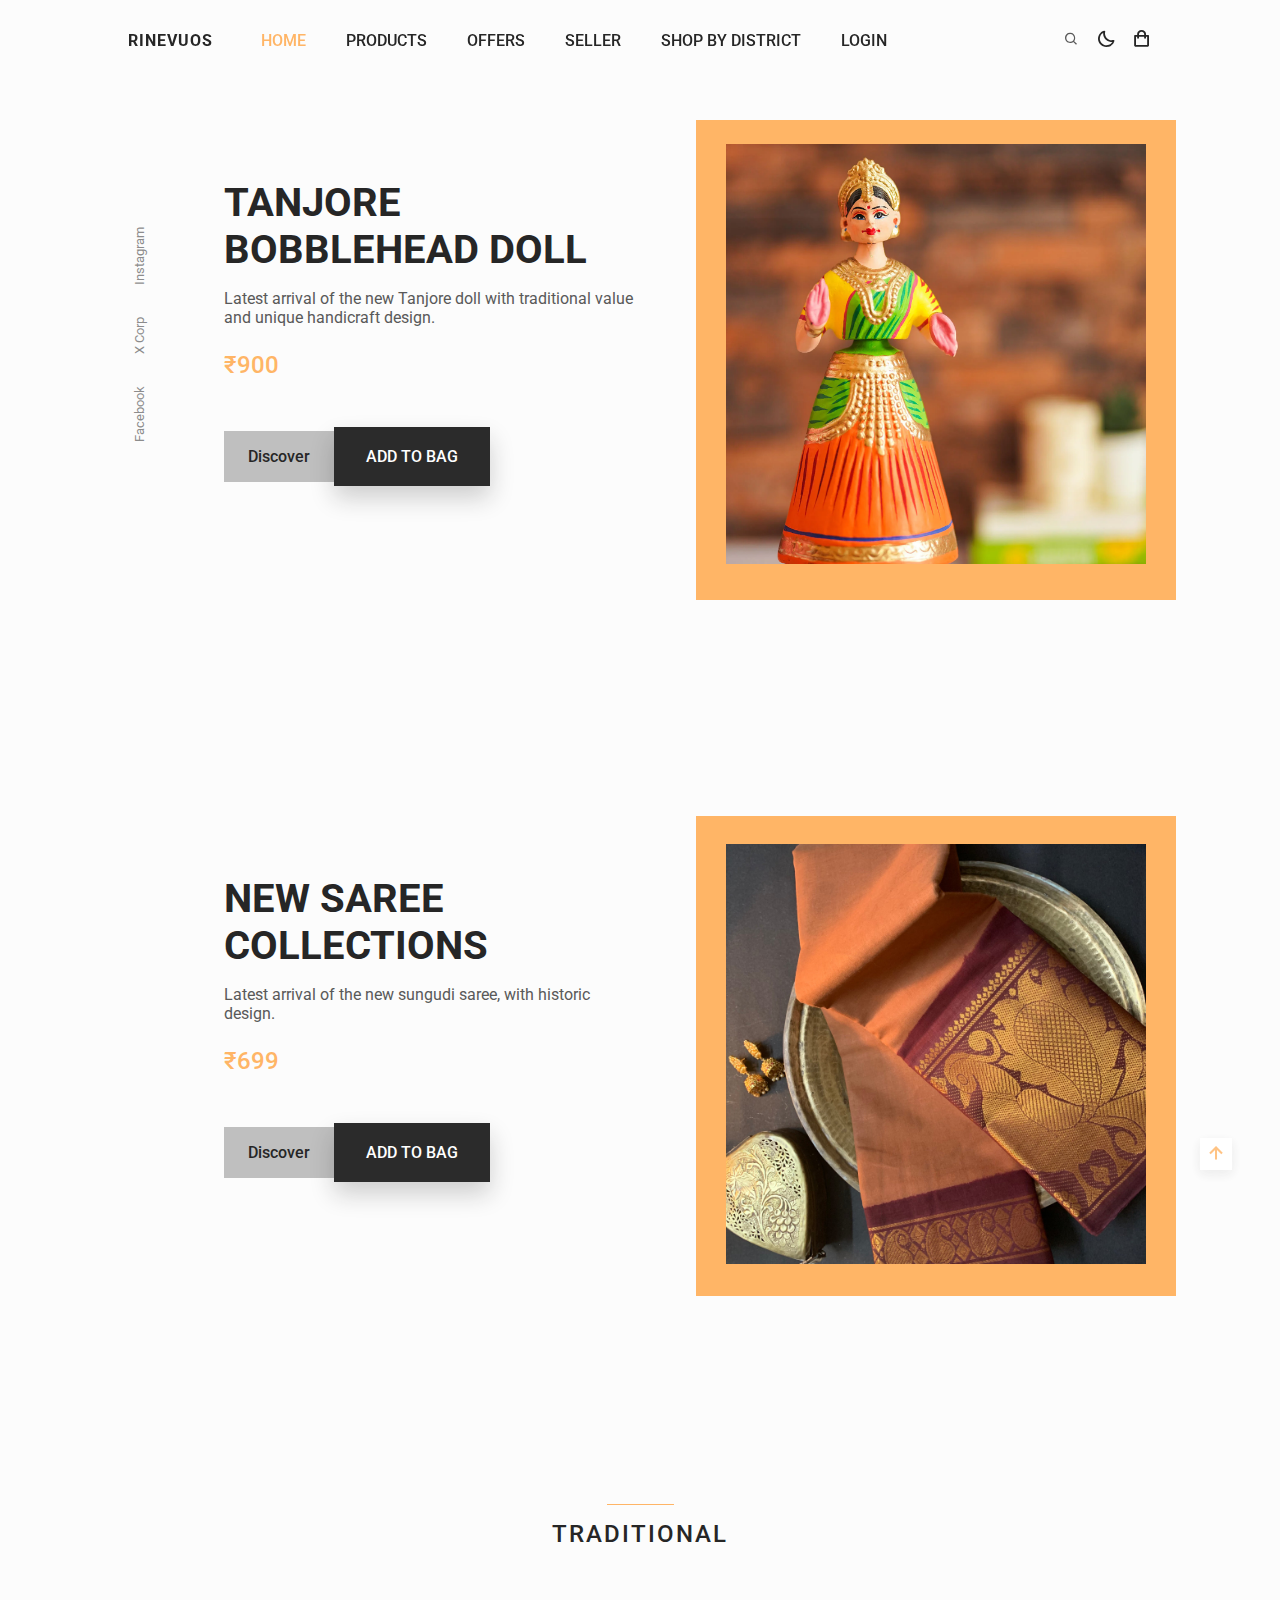
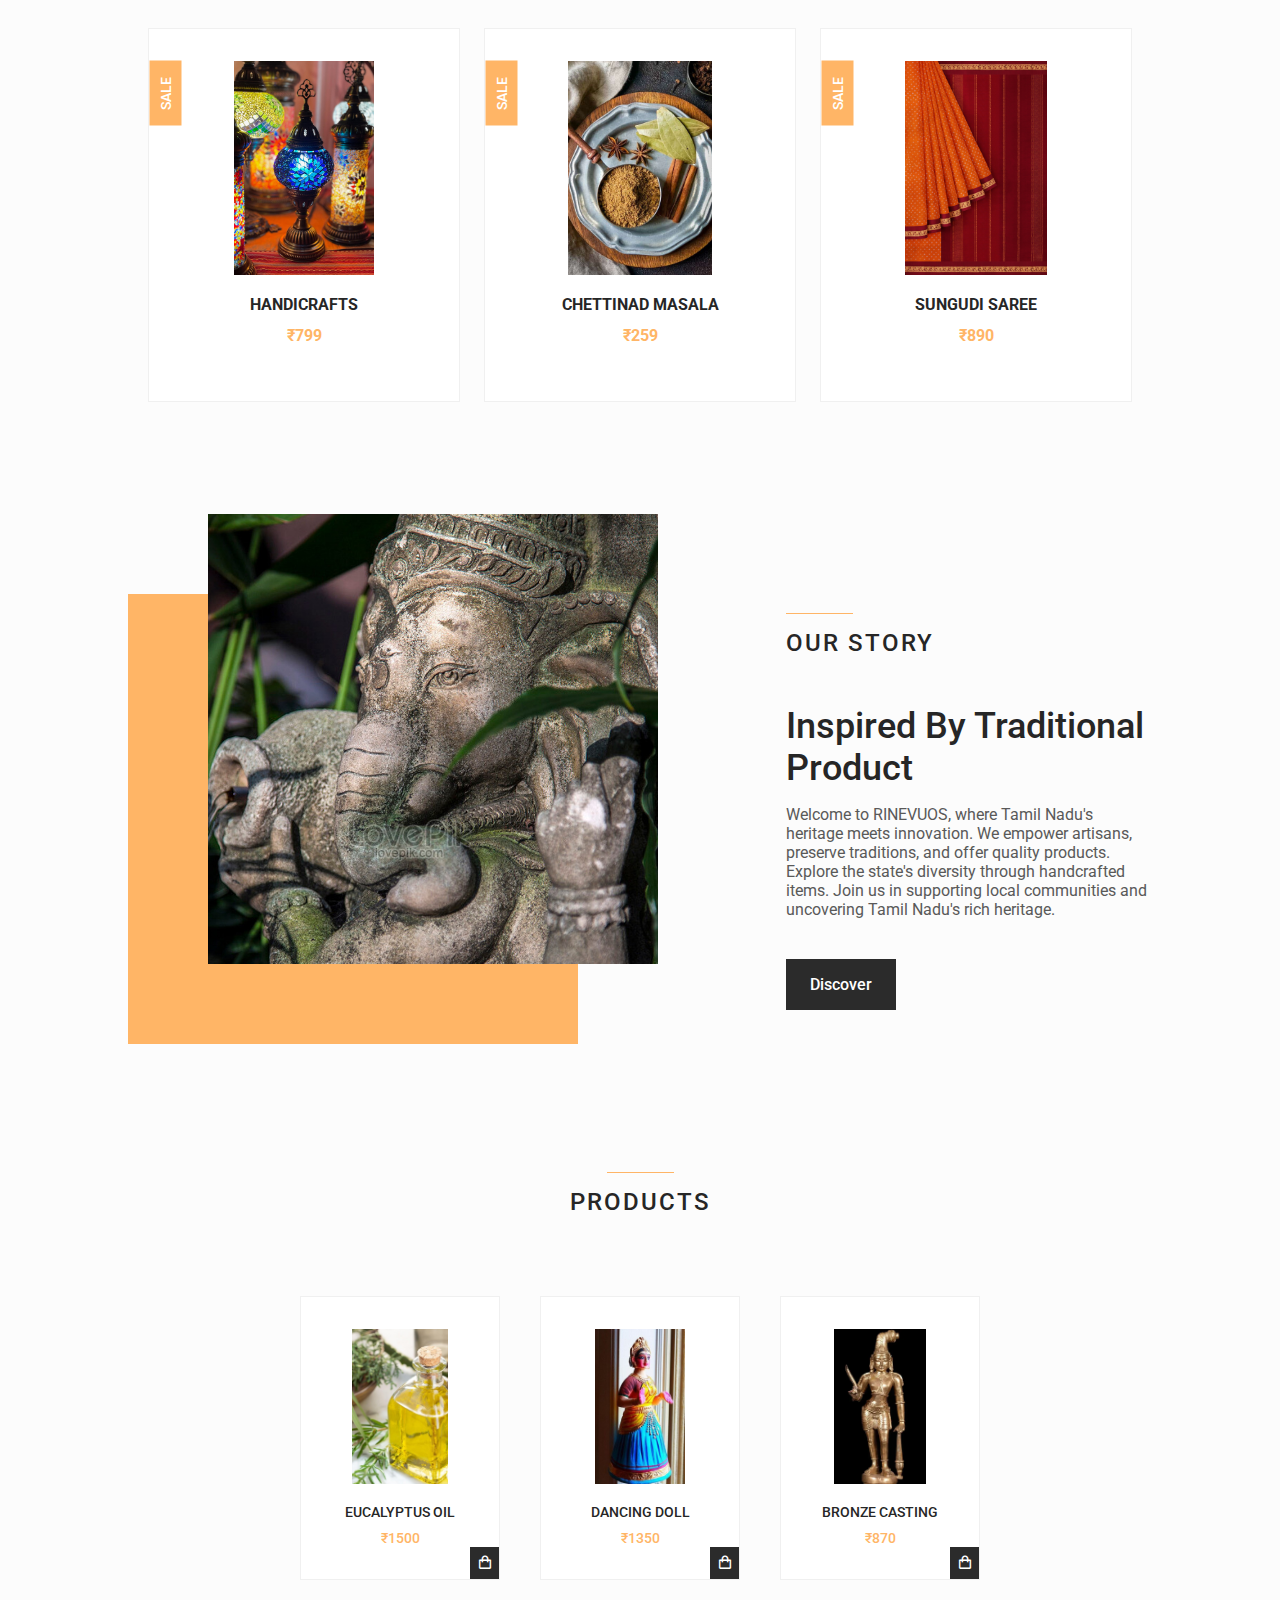
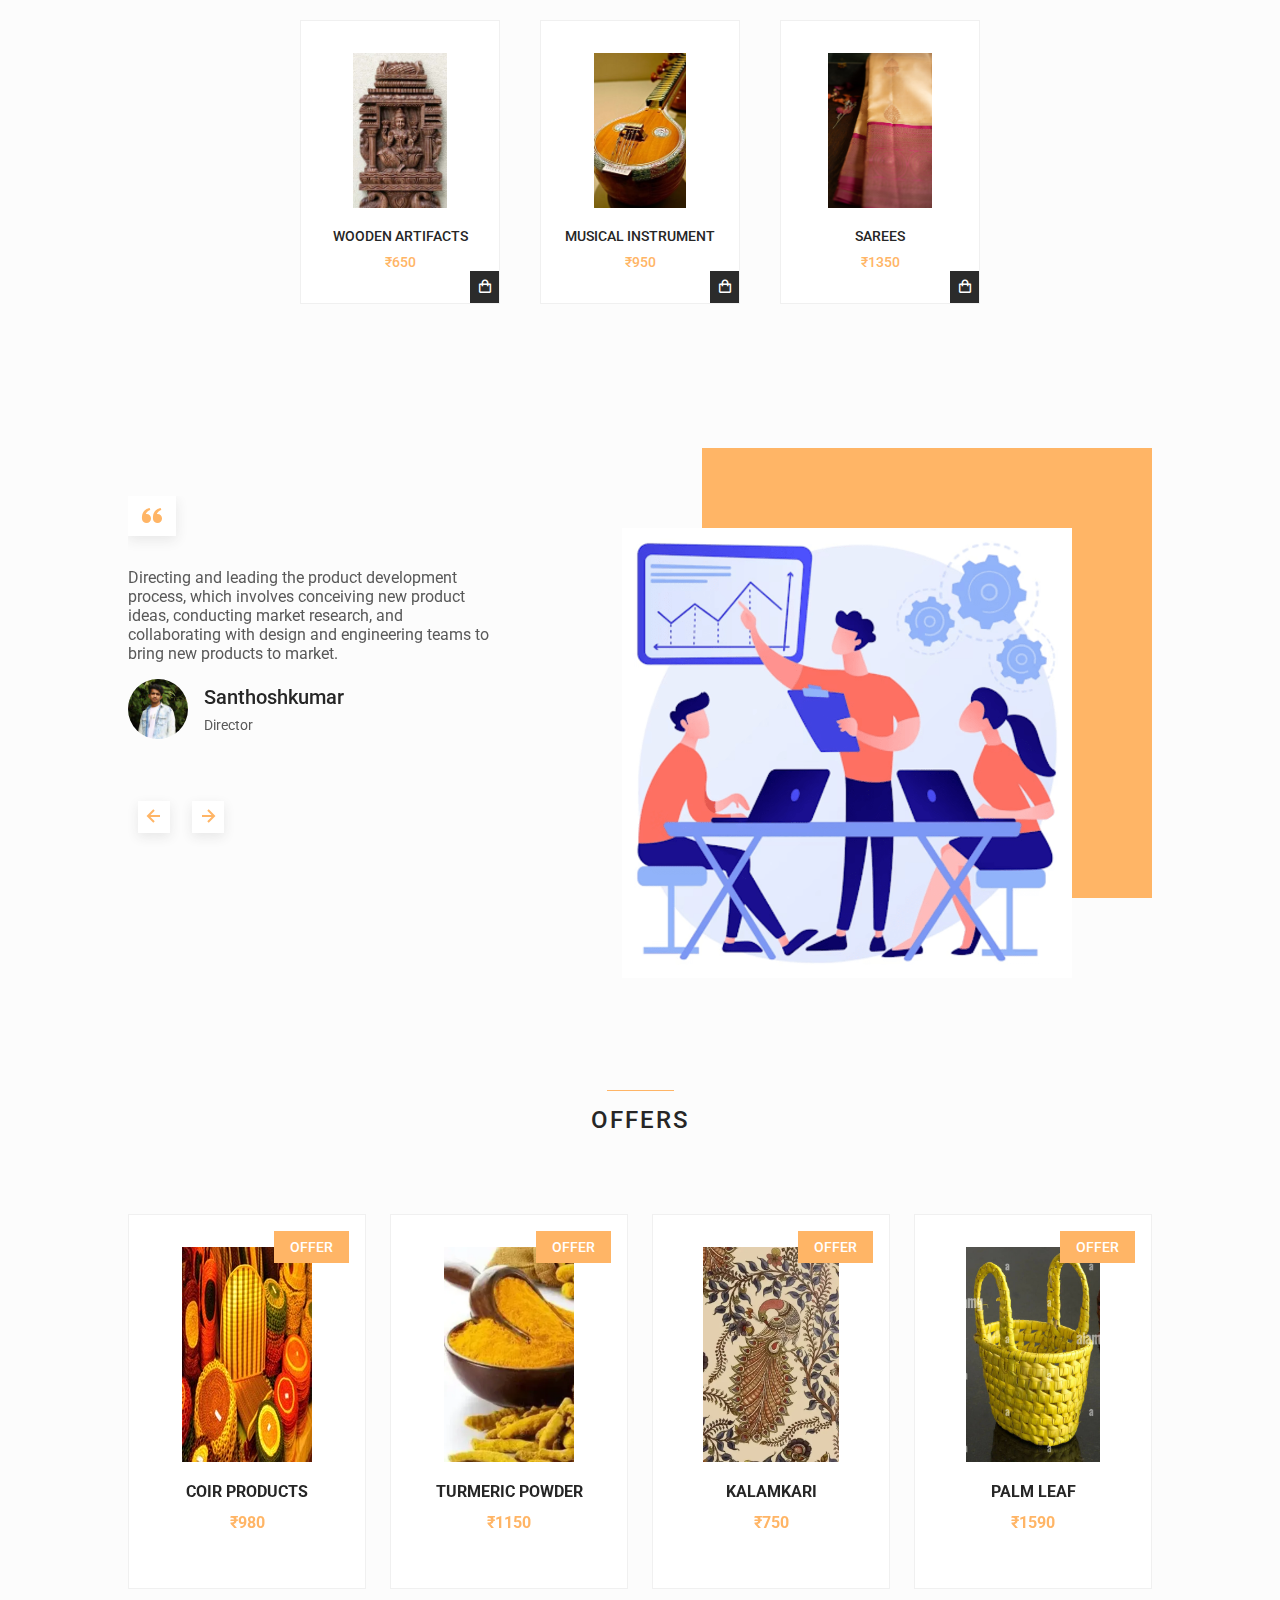
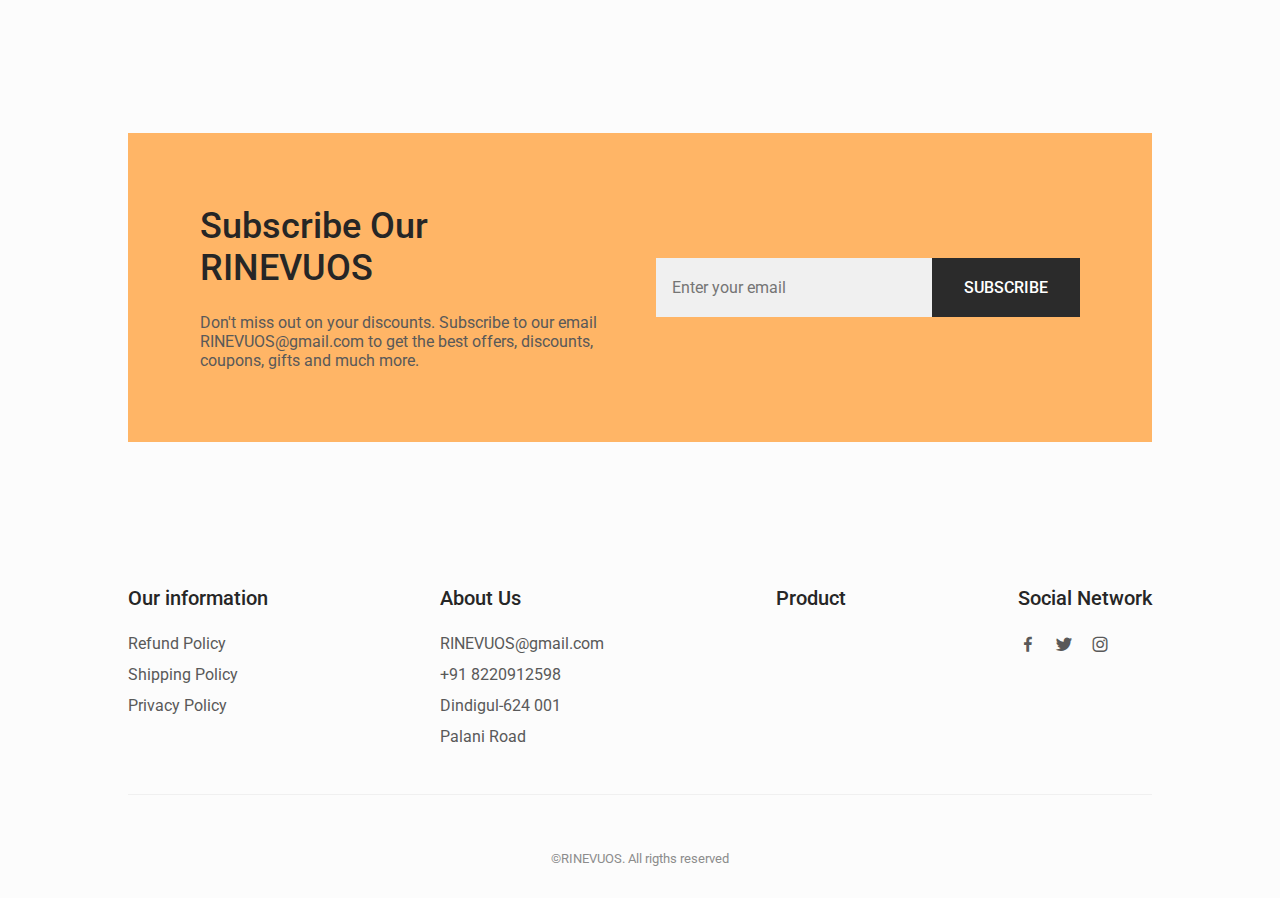
<file: index.html>
<!DOCTYPE html>
    <html lang="en">
    <head>
        <meta charset="UTF-8">
        <meta name="viewport" content="width=device-width, initial-scale=1.0">

        <!--=============== FAVICON ===============-->
        <meta http-equiv="X-UA-Compatible" content="IE=edge" />
        <!--=============== BOXICONS ===============-->
        <link rel="stylesheet" href="https://cdn.jsdelivr.net/npm/boxicons@latest/css/boxicons.min.css">

        <!--=============== SWIPER CSS ===============--> 
        <link rel="stylesheet" href="assets/css/swiper-bundle.min.css">
        <!--=============== CSS ===============-->
        <link rel="stylesheet" href="assets/css/styles.css">
        <title>RINEVUOS</title>
    </head>
    <body>
        <!--==================== HEADER ====================-->
        <header class="header" id="header">
            <nav class="nav container">
                <a href="signedin.html#home" class="nav__logo">
                    <!-- <i class='bx bxs-watch nav__logo-icon'></i>  -->
                    RINEVUOS
                   <!-- <i class="fa-solid fa-earth-asia"></i>-->
                </a>
                <div class="nav__menu" id="nav-menu">
                    <ul class="nav__list">
                        <li class="nav__item">
                            <a href="signedin.html" class="nav__link active-link">HOME</a>
                        </li>
                        <li class="nav__item">
                            <a href="#products" class="nav__link">PRODUCTS</a>
                        </li>
                        <li class="nav__item">
                            <a href="#new" class="nav__link">OFFERS</a>
                        </li>
                        <li class="nav__item">
                            <a href="" class="nav__link">SELLER</a>
                        </li>
                        <li class="nav__item">
                            <a href="district.html" class="nav__link">SHOP BY DISTRICT</a>
                        </li>
                         <li class="nav__item">
                            <a href="login.html" class="nav__link">LOGIN</a>
                        </li>
                    </ul>
                    <div class="nav__close" id="nav-close">
                        <i class='bx bx-x' ></i>
                    </div>
                </div>
                <div class="nav__btns">
                    <!-- Theme change button -->
                    <div class="nav__search" id="nav-search">
                        <i class="bx bx-search"></i>
                    </div>
                    <div>
                        <i class='bx bx-moon change-theme' id="theme-button"></i>
                    </div>
                    <div class="nav__shop" id="cart-shop">
                        <i class='bx bx-shopping-bag' ></i>
                    </div>
                    <div class="nav__toggle" id="nav-toggle">
                        <i class='bx bx-grid-alt' ></i>
                    </div>
                </div>
            </nav>
        </header>
        <!--==================== CART ====================-->
        <div class="cart" id="cart">
            <i class='bx bx-x cart__close' id="cart-close"></i>
            <h2 class="cart__title-center">MY BAG</h2>
            <div class="cart__container">
                <article class="cart__card">
                    <div class="cart__box">
                        <img src="image/image-product-1.jpg" alt="" class="cart__img">
                    </div>
                    <div class="cart__details">
                        <h3 class="cart__title">Tanjore Bobblehead Doll</h3>
                        <span class="cart__price">₹900</span>
                        <div class="cart__amount">
                            <div class="cart__amount-content">
                                <span class="cart__amount-box">
                                    <i class='bx bx-minus' ></i>
                                </span>
                                <span class="cart__amount-number">1</span>
                                <span class="cart__amount-box">
                                    <i class='bx bx-plus' ></i>
                                </span>
                            </div>
                            <i class='bx bx-trash-alt cart__amount-trash' ></i>
                        </div>
                    </div>
                </article>
                <article class="cart__card">
                    <div class="cart__box">
                        <img src="image/img2.jpg" alt="" class="cart__img">
                    </div>
                    <div class="cart__details">
                        <h3 class="cart__title">Handicrafts</h3>
                        <span class="cart__price">₹1050</span>

                        <div class="cart__amount">
                            <div class="cart__amount-content">
                                <span class="cart__amount-box">
                                    <i class='bx bx-minus' ></i>
                                </span>
                                <span class="cart__amount-number">1</span>
                                <span class="cart__amount-box">
                                    <i class='bx bx-plus' ></i>
                                </span>
                            </div>
                            <i class='bx bx-trash-alt cart__amount-trash' ></i>
                        </div>
                    </div>
                </article>
                <article class="cart__card">
                    <div class="cart__box">
                        <img src="image/img3.jpg" alt="" class="cart__img">
                    </div>
                    <div class="cart__details">
                        <h3 class="cart__title">Chettinad Masala</h3>
                        <span class="cart__price">₹850</span>
                        <div class="cart__amount">
                            <div class="cart__amount-content">
                                <span class="cart__amount-box">
                                    <i class='bx bx-minus' ></i>
                                </span>
                                <span class="cart__amount-number">1</span>
                                <span class="cart__amount-box">
                                    <i class='bx bx-plus' ></i>
                                </span>
                            </div>
                            <i class='bx bx-trash-alt cart__amount-trash' ></i>
                        </div>
                    </div>
                </article>
                <article class="cart__card">
                    <div class="cart__box">
                        <img src="image/img4.jpg" alt="" class="cart__img">
                    </div>
                    <div class="cart__details">
                        <h3 class="cart__title">Sungudi Saree</h3>
                        <span class="cart__price">₹980</span>
                        <div class="cart__amount">
                            <div class="cart__amount-content">
                                <span class="cart__amount-box">
                                    <i class='bx bx-minus' ></i>
                                </span>
                                <span class="cart__amount-number">1</span>
                                <span class="cart__amount-box">
                                    <i class='bx bx-plus' ></i>
                                </span>
                            </div>
                            <i class='bx bx-trash-alt cart__amount-trash' ></i>
                        </div>
                    </div>
                </article>
                
            </div>
            <div class="cart__prices">
                <span class="cart__prices-item">4 items</span>
                <button class="button checkout__button">CHECKOUT</button>
                <span class="cart__prices-total">₹3780</span>
            </div>
        </div>
        <!--==================== MAIN ====================-->
        <main class="main">
            <!--==================== HOME ====================-->

            <section class="home" id="home">
                <div class="home__container container grid">
                    <div class="home__img-bg">
                     <a href="products.html"> <img src="image/image-product-1.jpg" alt="" class="home__img"></a>  
                    </div>
                    <div class="home__social">
                        <a href="https://www.facebook.com/profile.php?id=100074073552733&mibextid=2JQ9oc" target="_blank" class="home__social-link">
                            Facebook
                        </a>
                        <a href="https://x.com/santhosh33_?t=nc9SxjWTg6PgFgh-4m7l5g&s=08" target="_blank" class="home__social-link">
                            X Corp
                        </a>
                        <a href="https://instagram.com/_.santhosh_.kumar._?utm_source=qr&igshid=OGU0MmVlOWVjOQ%3D%3D" target="_blank" class="home__social-link">
                            Instagram
                        </a>
                    </div>
                    <div class="home__data">
                        <h1 class="home__title">TANJORE<br> BOBBLEHEAD DOLL</h1>
                        <p class="home__description">
                            Latest arrival of the new Tanjore doll with traditional value and unique handicraft design.
                            
                        </p>
                        <span class="home__price"> ₹900</span>



                        <i class="fa-solid fa-indian-rupee-sign"></i>

                        <div class="home__btns">
                            <a href="products.html" class="button button--gray button--small">
                                Discover
                            </a>

                            <button class="button home__button">ADD TO BAG</button>
                        </div>
                    </div>
                </div>
            </section>
            <section class="home" id="home">
                <div class="home__container container grid">
                    <div class="home__img-bg">
                        <img src="image/img5.jpeg" alt="" class="home__img">
                    </div>
    
                    
    
                    <div class="home__data">
                        <h1 class="home__title">NEW SAREE <br> COLLECTIONS</h1>
                        <p class="home__description">
                            Latest arrival of the new sungudi saree, 
                            with historic design.
                        </p>
                        <span class="home__price"> ₹699</span>



                        <i class="fa-solid fa-indian-rupee-sign"></i>

                        <div class="home__btns">
                            <a href="#" class="button button--gray button--small">
                                Discover
                            </a>

                            <button class="button home__button">ADD TO BAG</button>
                        </div>
                    </div>
                </div>
            </section>
            
            <!--==================== FEATURED ====================-->
            <section class="featured section container" id="featured">
                <h2 class="section__title">
                    TRADITIONAL
                </h2>

                <div class="featured__container grid">
                    <article class="featured__card">
                        <span class="featured__tag">Sale</span>

                        <img src="image/img2.jpg" alt="" class="featured__img">

                        <div class="featured__data" >
                            <h3 class="featured__title">Handicrafts</h3>
                            <span class="featured__price">₹799</span>
                        </div>

                        <button  class="button featured__button">ADD TO BAG</button>
                    </article>

                    <article class="featured__card">
                        <span class="featured__tag">Sale</span>

                        <img src="image/img3.jpg" alt="" class="featured__img">

                        <div class="featured__data">
                            <h3 class="featured__title">Chettinad Masala</h3>
                            <span class="featured__price">₹259</span>
                        </div>

                        <button class="button featured__button">ADD TO BAG</button>
                    </article>

                    <article class="featured__card">
                        <span class="featured__tag">Sale</span>

                        <img src="image/img4.jpg" alt="" class="featured__img">

                        <div class="featured__data">
                            <h3 class="featured__title">Sungudi Saree</h3>
                            <span class="featured__price">₹890</span>
                        </div>

                        <button class="button featured__button">ADD TO BAG</button>
                    </article>
                </div>
            </section>

            <!--==================== STORY ====================-->
            <section class="story section container" id="our-story">
                <div class="story__container grid">
                    <div class="story__data">
                        <h2 class="section__title story__section-title">
                            Our Story
                        </h2>
    
                        <h1 class="story__title">
                            Inspired By Traditional <br>  Product
                        </h1>
    
                        <p class="story__description">
                            Welcome to RINEVUOS, where Tamil Nadu's heritage meets innovation. We empower artisans, preserve traditions, and offer quality products. Explore the state's diversity through handcrafted items. Join us in supporting local communities and uncovering Tamil Nadu's rich heritage.
                        </p>
    
                        <a href="#blank" class="button button--small">Discover</a>
                    </div>

                    <div class="story__images">
                        <img src="image/img17.jpg" alt="" class="story__img">
                        <div class="story__square"></div>
                    </div>
                </div>
            </section>

            <!--==================== PRODUCTS ====================-->
            <section class="products section container" id="products">
                <h2 class="section__title">
                    Products
                </h2>

                <div class="products__container grid">
                    <article class="products__card">
                        <img src="image/img7.jpg" alt="" class="products__img">
                        <h3 class="products__title">Eucalyptus Oil</h3>
                        <span class="products__price">₹1500</span>
                        <button class="products__button">
                            <i class='bx bx-shopping-bag'></i>
                        </button>
                    </article>

                    <article class="products__card">
                        <img src="image/img10.jpg" alt="" class="products__img">

                        <h3 class="products__title"> Dancing Doll</h3>
                        <span class="products__price">₹1350</span>

                        <button class="products__button">
                            <i class='bx bx-shopping-bag'></i>
                        </button>
                    </article>

                    <article class="products__card">
                        <img src="image/img9.webp" alt="" class="products__img">

                        <h3 class="products__title">Bronze Casting</h3>
                        <span class="products__price">₹870</span>

                        <button class="products__button">
                            <i class='bx bx-shopping-bag'></i>
                        </button>
                    </article>

                    <article class="products__card">
                        <img src="image/img12.jpg" alt="" class="products__img">

                        <h3 class="products__title">Wooden Artifacts</h3>
                        <span class="products__price">₹650</span>

                        <button class="products__button">
                            <i class='bx bx-shopping-bag'></i>
                        </button>
                    </article>

                    <article class="products__card">
                        <img src="image/img14.jpg" alt="" class="products__img">

                        <h3 class="products__title">Musical Instrument</h3>
                        <span class="products__price">₹950</span>

                        <button class="products__button">
                            <i class='bx bx-shopping-bag'></i>
                        </button>
                    </article>
                    <article class="products__card">
                        <img src="image/img5.jpg" alt="" class="products__img">

                        <h3 class="products__title"> Sarees</h3>
                        <span class="products__price">₹1350</span>

                        <button class="products__button">
                            <i class='bx bx-shopping-bag'></i>
                        </button>
                    </article>

                    
                </div>
            </section>

            <!--==================== TESTIMONIAL ====================-->
            <section class="testimonial section container">
                <div class="testimonial__container grid">
                    <div class="swiper testimonial-swiper">
                        <div class="swiper-wrapper">
                            <div class="testimonial__card swiper-slide">
                                <div class="testimonial__quote">
                                    <i class='bx bxs-quote-alt-left' ></i>
                                </div>
                                <p class="testimonial__description">
                                    Directing and leading the product development process, which involves conceiving new product ideas, conducting market research, and collaborating with design and engineering teams to bring new products to market.
                                </p>
        
                                <div class="testimonial__perfil">
                                    <img src="image/img19.jpg" alt="" class="testimonial__perfil-img">
        
                                    <div class="testimonial__perfil-data">
                                        <span class="testimonial__perfil-name">Santhoshkumar</span>
                                        <span class="testimonial__perfil-detail">Director</span>
                                    </div>
                                </div>
                            </div>

                            <div class="testimonial__card swiper-slide">
                                <div class="testimonial__quote">
                                    <i class='bx bxs-quote-alt-left' ></i>
                                </div>
                                <p class="testimonial__description">
                                    Providing vision, leadership, and direction to the company's employees and other executives. Setting clear goals and objectives for the organization and motivating teams to achieve them.
                                </p>
        
                                <div class="testimonial__perfil">
                                    <img src="image/img20.jpg" alt="" class="testimonial__perfil-img">
        
                                    <div class="testimonial__perfil-data">
                                        <span class="testimonial__perfil-name">Makeshwar</span>
                                        <span class="testimonial__perfil-detail">CEO</span>
                                    </div>
                                </div>
                            </div>

                            <div class="testimonial__card swiper-slide">
                                <div class="testimonial__quote">
                                    <i class='bx bxs-quote-alt-left' ></i>
                                </div>
                                <p class="testimonial__description">
                                    Managing the entire product lifecycle, from product planning and development to pricing, positioning, and promotion. Ensuring that products meet customer needs and are competitive in the market.
                                </p>
        
                                <div class="testimonial__perfil">
                                    <img src="image/img22.jpg" alt="" class="testimonial__perfil-img">
        
                                    <div class="testimonial__perfil-data">
                                        <span class="testimonial__perfil-name">Gowrishankar</span>
                                        <span class="testimonial__perfil-detail">Sales Manager</span>
                                    </div>
                                </div>
                            </div>
                        </div>
                        
                        <div class="swiper-button-next">
                            <i class='bx bx-right-arrow-alt' ></i>
                        </div>
                        <div class="swiper-button-prev">
                            <i class='bx bx-left-arrow-alt' ></i>
                        </div>
                    </div>

                    <div class="testimonial__images">
                        <div class="testimonial__square"></div>
                        <img src="image/img21.png" alt="" class="testimonial__img">
                    </div>
                </div>
            </section>

            <!--==================== NEW ====================-->
            <section class="new section container" id="new">
                <h2 class="section__title">
                    Offers
                </h2>
                
                <div class="new__container">
                    <div class="swiper new-swiper">
                        <div class="swiper-wrapper">
                            <article class="new__card swiper-slide">
                                <span class="new__tag">Offer</span>
        
                                <img src="image/img15.jpg" alt="" class="new__img">
        
                                <div class="new__data">
                                    <h3 class="new__title">Coir Products</h3>
                                    <span class="new__price">₹980</span>
                                </div>
        
                                <button class="button new__button">ADD TO BAG</button>
                            </article>

                            <article class="new__card swiper-slide">
                                <span class="new__tag">Offer</span>
        
                                <img src="image/img11.webp" alt="" class="new__img">
        
                                <div class="new__data">
                                    <h3 class="new__title">Turmeric Powder</h3>
                                    <span class="new__price">₹1150</span>
                                </div>
        
                                <button class="button new__button">ADD TO BAG</button>
                            </article>

                            <article class="new__card swiper-slide">
                                <span class="new__tag">Offer</span>
        
                                <img src="image/img13.webp" alt="" class="new__img">
        
                                <div class="new__data">
                                    <h3 class="new__title">Kalamkari</h3>
                                    <span class="new__price">₹750</span>
                                </div>
        
                                <button class="button new__button">ADD TO BAG</button>
                            </article>

                            <article class="new__card swiper-slide">
                                <span class="new__tag">Offer</span>
        
                                <img src="image/img16.jpg" alt="" class="new__img">
        
                                <div class="new__data">
                                    <h3 class="new__title">palm leaf </h3>
                                    <span class="new__price">₹1590</span>
                                </div>
        
                                <button class="button new__button">ADD TO BAG</button>
                            </article>                       
                        </div>
                    </div>
                </div>
            </section>

            <!--==================== NEWSLETTER ====================-->
            <section class="newsletter section container">
                <div class="newsletter__bg grid">
                    <div>
                        <h2 class="newsletter__title">Subscribe Our <br> RINEVUOS</h2>
                        <p class="newsletter__description">
                            Don't miss out on your discounts. Subscribe to our email 
                            RINEVUOS@gmail.com to get the best offers, discounts, coupons, 
                            gifts and much more.
                        </p>
                    </div>

                    <form action="" class="newsletter__subscribe">
                        <input type="email" placeholder="Enter your email" class="newsletter__input">
                        <button class="button">
                            SUBSCRIBE
                        </button>
                    </form>
                </div>
            </section>
        </main>

        <!--==================== FOOTER ====================-->
        <footer class="footer section">
            <div class="footer__container container grid">
                <div class="footer__content">
                    <h3 class="footer__title">Our information</h3>

                    <ul class="footer__list">
                        <li>Refund Policy</li>
                        <li>Shipping Policy</li>
                        <li>Privacy Policy</li>
                    </ul>
                </div>
                <div class="footer__content">
                    <h3 class="footer__title">About Us</h3>

                    <ul class="footer__links">
                        <li>
                            <a href="#" class="footer__link">RINEVUOS@gmail.com</a>
                        </li>
                        <li>
                            <a href="#" class="footer__link">+91 8220912598</a>
                        </li>
                        <li>
                            <a href="#" class="footer__link">Dindigul-624 001</a>
                        </li>
                        <li>
                            <a href="#" class="footer__link">Palani Road</a>
                        </li>
                    </ul>
                </div>

                <div class="footer__content">
                    <h3 class="footer__title">Product</h3>

                    <ul class="footer__links">
                        <li>
                            <a href="#" class="footer__link"></a>
                        </li>
                        <li>
                            <a href="#" class="footer__link"></a>
                        </li>
                        <li>
                            <a href="#" class="footer__link"></a>
                        </li>
                        <li>
                            <a href="#" class="footer__link"></a>
                        </li>
                    </ul>
                </div>

                <div class="footer__content">
                    <h3 class="footer__title">Social Network</h3>

                    <ul class="footer__social">
                        <a href="https://www.facebook.com/profile.php?id=100074073552733&mibextid=2JQ9oc" target="_blank" class="footer__social-link">
                            <i class='bx bxl-facebook'></i>
                        </a>

                        <a href="https://twitter.com/" target="_blank" class="footer__social-link">
                            <i class='bx bxl-twitter' ></i>
                        </a>

                        <a href="https://instagram.com/_.santhosh_.kumar._?utm_source=qr&igshid=OGU0MmVlOWVjOQ%3D%3D" target="_blank" class="footer__social-link">
                            <i class='bx bxl-instagram' ></i>
                        </a>
                    </ul>
                </div>
            </div>

            <span class="footer__copy">&#169;RINEVUOS. All rigths reserved</span>
        </footer>

        <!--=============== SCROLL UP ===============-->
        <a href="#" class="scrollup" id="scroll-up"> 
            <i class='bx bx-up-arrow-alt scrollup__icon' ></i>
        </a>

        <!--=============== SWIPER JS ===============-->
        <script src="assets/js/swiper-bundle.min.js"></script>

        <!--=============== MAIN JS ===============-->
        <script src="assets/js/main.js"></script>
    </body>
</html>
</file>
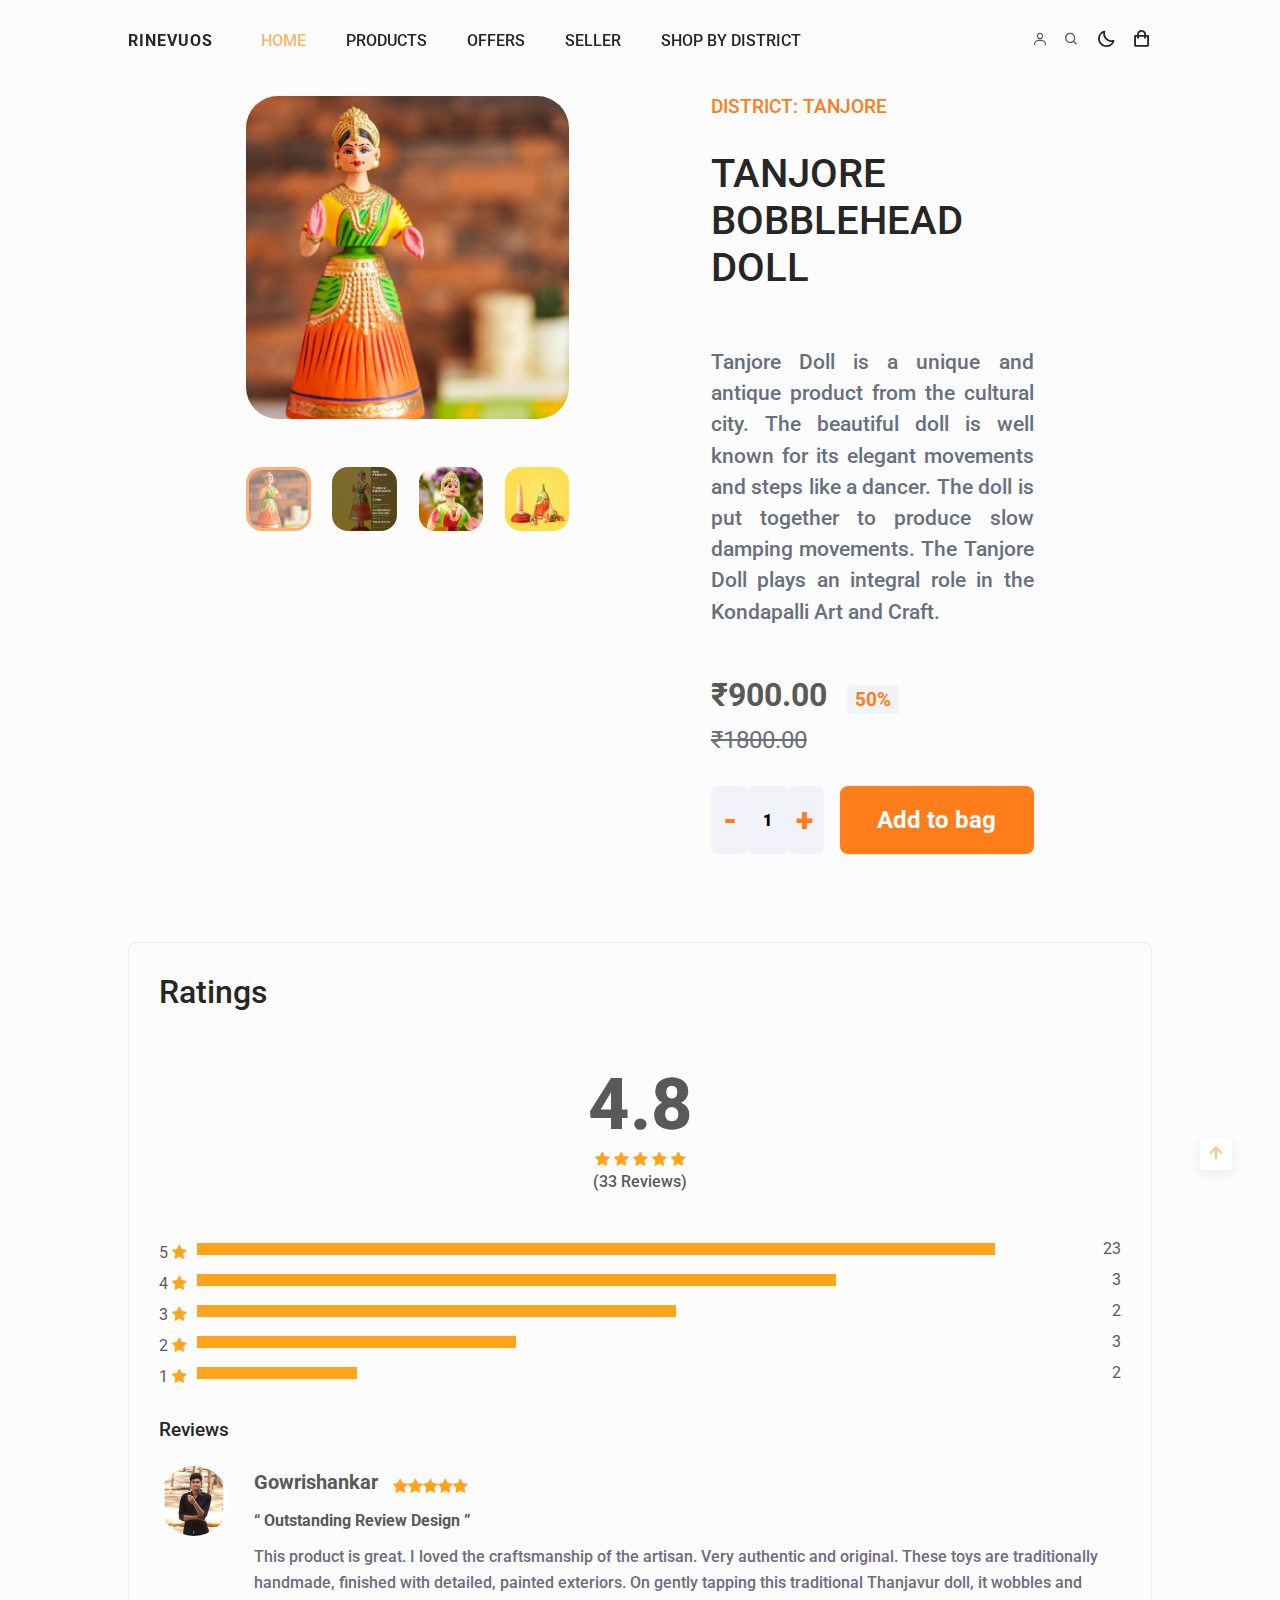
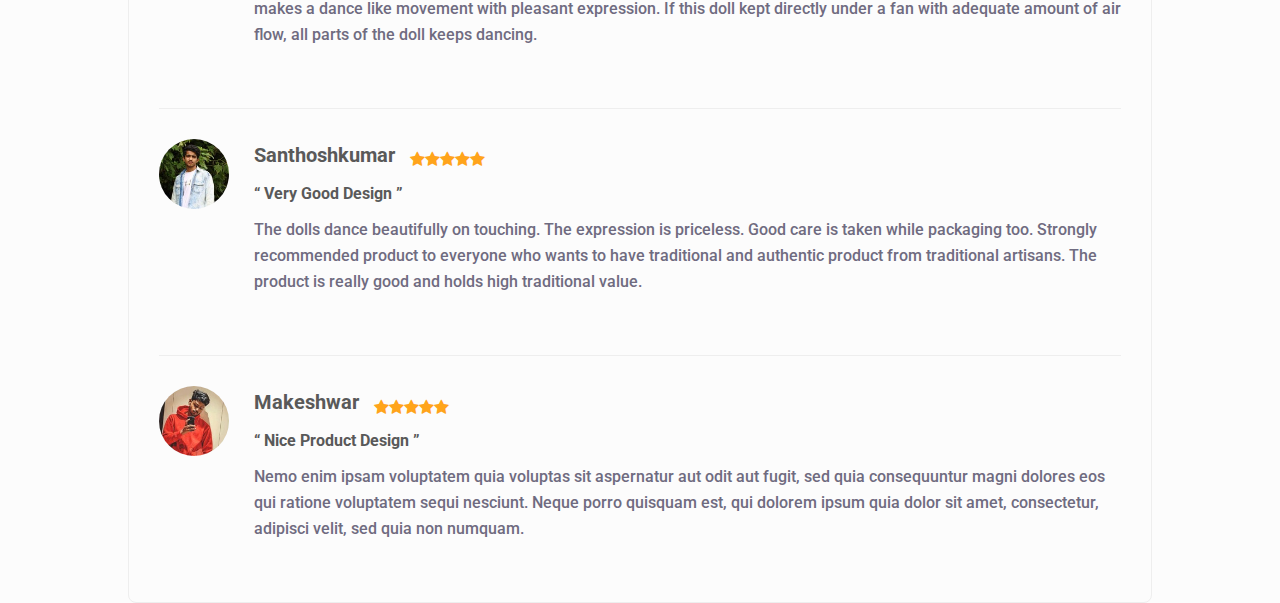
<file: products.html>
<!DOCTYPE html>
<html lang="en">
<head>
  <meta charset="UTF-8">
  <meta name="viewport" content="width=device-width, initial-scale=1.0">
  <!--=============== FAVICON ===============-->
  <meta http-equiv="X-UA-Compatible" content="IE=edge" />
  <!--=============== BOXICONS ===============-->
  <link rel="stylesheet" href="https://cdn.jsdelivr.net/npm/boxicons@latest/css/boxicons.min.css">
  <link rel="stylesheet" href="https://cdnjs.cloudflare.com/ajax/libs/font-awesome/4.5.0/css/font-awesome.min.css" />
  <link rel="icon" type="image/png" sizes="32x32" href="./images/favicon-32x32.png">
  <!--=============== SWIPER CSS ===============--> 
  <link rel="stylesheet" href="assets/css/swiper-bundle.min.css">
  <link rel="stylesheet" href="assets/css/styles.css">
  <link rel="stylesheet" href="products.css">
  <link rel="stylesheet" media="all" href="review.css" />
  <title>RINEVUOS</title>
</head>  
<body>
  <header class="header" id="header">
    <nav class="nav container">
            <a href="signedin.html#home" class="nav__logo">
                <!-- <i class='bx bxs-watch nav__logo-icon'></i>  -->
                RINEVUOS
               <!-- <i class="fa-solid fa-earth-asia"></i>-->
            </a>
            <div class="nav__menu" id="nav-menu">
                <ul class="nav__list">
                    <li class="nav__item">
                        <a href="signedin.html" class="nav__link active-link">HOME</a>
                    </li>
                    <li class="nav__item">
                        <a href="signedin.html#products" class="nav__link">PRODUCTS</a>
                    </li>
                    <li class="nav__item">
                        <a href="signedin.html#new" class="nav__link">OFFERS</a>
                    </li>
                    <li class="nav__item">
                        <a href="signedin.html#" class="nav__link">SELLER</a>
                    </li>
                    
                    <li class="nav__item">
                        <a href="district.html" class="nav__link">SHOP BY DISTRICT</a>
                    </li>
                </ul>
               
                <div class="nav__close" id="nav-close">
                    <i class='bx bx-x' ></i>
                </div>
            </div>

            <div class="nav__btns">
                <!-- Theme change button -->
                <div class="nav__user" id="user">
                  <i class="bx bx-user" aria-hidden="true"></i>
              </div>

                <div class="nav__search" id="nav-search">
                    <i class="bx bx-search"></i>
                </div>
                <div>
                    <i class='bx bx-moon change-theme' id="theme-button"></i>
                </div>

                <div class="nav__shop" id="cart-shop">
                    <i  class='bx bx-shopping-bag' ></i>
                </div>

                <div class="nav__toggle" id="nav-toggle">
                    <i class='bx bx-grid-alt' ></i>
                </div>
            </div>
        </nav>
    
    
</header>

<div class="cart" id="cart">
  <i class='bx bx-x cart__close' id="cart-close"></i>
  <h2 class="cart__title-center">MY BAG</h2>
  <div class="cart__container">
      <article class="cart__card">
          <div class="cart__box">
              <img src="image/image-product-1.jpg" alt="" class="cart__img">
          </div>
          <div class="cart__details">
              <h3 class="cart__title">Tanjore Bobblehead Doll</h3>
              <span class="cart__price">₹900</span>
              <div class="cart__amount">
                  <div class="cart__amount-content">
                      <span class="cart__amount-box">
                          <i class='bx bx-minus' ></i>
                      </span>
                      <span class="cart__amount-number">1</span>
                      <span class="cart__amount-box">
                          <i class='bx bx-plus' ></i>
                      </span>
                  </div>
                  <i class='bx bx-trash-alt cart__amount-trash' ></i>
              </div>
          </div>
      </article>
      <article class="cart__card">
          <div class="cart__box">
              <img src="image/img2.jpg" alt="" class="cart__img">
          </div>
          <div class="cart__details">
              <h3 class="cart__title">Handicrafts</h3>
              <span class="cart__price">₹1050</span>

              <div class="cart__amount">
                  <div class="cart__amount-content">
                      <span class="cart__amount-box">
                          <i class='bx bx-minus' ></i>
                      </span>
                      <span class="cart__amount-number">1</span>
                      <span class="cart__amount-box">
                          <i class='bx bx-plus' ></i>
                      </span>
                  </div>
                  <i class='bx bx-trash-alt cart__amount-trash' ></i>
              </div>
          </div>
      </article>
      <article class="cart__card">
          <div class="cart__box">
              <img src="image/img3.jpg" alt="" class="cart__img">
          </div>
          <div class="cart__details">
              <h3 class="cart__title">Chettinad Masala</h3>
              <span class="cart__price">₹850</span>
              <div class="cart__amount">
                  <div class="cart__amount-content">
                      <span class="cart__amount-box">
                          <i class='bx bx-minus' ></i>
                      </span>
                      <span class="cart__amount-number">1</span>
                      <span class="cart__amount-box">
                          <i class='bx bx-plus' ></i>
                      </span>
                  </div>
                  <i class='bx bx-trash-alt cart__amount-trash' ></i>
              </div>
          </div>
      </article>
      <article class="cart__card">
          <div class="cart__box">
              <img src="image/img4.jpg" alt="" class="cart__img">
          </div>
          <div class="cart__details">
              <h3 class="cart__title">Sungudi Saree</h3>
              <span class="cart__price">₹980</span>
              <div class="cart__amount">
                  <div class="cart__amount-content">
                      <span class="cart__amount-box">
                          <i class='bx bx-minus' ></i>
                      </span>
                      <span class="cart__amount-number">1</span>
                      <span class="cart__amount-box">
                          <i class='bx bx-plus' ></i>
                      </span>
                  </div>
                  <i class='bx bx-trash-alt cart__amount-trash' ></i>
              </div>
          </div>
      </article>
      
  </div>
  <div class="cart__prices">
      <span class="cart__prices-item">4 items</span>
      <button class="button checkout__button">CHECKOUT</button>
      <span class="cart__prices-total">₹3780</span>
  </div>
</div>
    <main>
      <section class="product_page">
        <section class="product">
            <section class="product-images">
              <div class="main-img">
                <div class="carousel-btn previous-btn"><img src="image/icon-previous.svg" alt="previous-btn"></div>
                <div class="carousel-btn next-btn"><img src="image/icon-next.svg" alt="next-btn"></div>
                <img src="image/image-product-1.jpg" data-id="0" alt="product-1" width="300px">
                <img src="image/image-product-2.jpg" data-id="1" alt="product-2" width="300px">
                <img src="image/image-product-3.jpg" data-id="2" alt="product-3" width="300px">
                <img src="image/image-product-4.jpg" data-id="3" alt="product-4" width="300px">
              </div>
              <div class="img-selector product-selector">
                <img src="image/image-product-1-thumbnail.jpg" data-id="0" class="selected" alt="product-1-thumbnail">
                <img src="image/image-product-2-thumbnail.jpg" data-id="1" alt="product-2-thumbnail">
                <img src="image/image-product-3-thumbnail.jpg" data-id="2" alt="product-3-thumbnail">
                <img src="image/image-product-4-thumbnail.jpg" data-id="3" alt="product-4-thumbnail">
              </div>
            </section>        
            <section class="product-info">
              <h3>DISTRICT: TANJORE</h3>
              <h2 class="product-description">TANJORE BOBBLEHEAD DOLL</h2>
              <p class="product-details">
                  Tanjore Doll is a unique and antique product from the cultural city.
                  The beautiful doll is well known for its elegant movements and steps like a dancer. 
                  The doll is put together to produce slow damping movements. 
                  The Tanjore Doll plays an integral role in the Kondapalli Art and Craft.
              </p>
              <div class="price-info">
                  <div>
                    <span class="product-price">₹900.00</span>
                    <span class="discount">50%</span>
                  </div>
                  <span class="former-price">₹1800.00</span>
              </div>
              <div class="purchase-controls">
                  <div class="quantity-selector">
                    <button type="button" class="decrease-qty">-</button>
                    <input class="qty" type="text" value="1" readonly>
                    <button type="button" class="increase-qty">+</button>
                  </div>
                  <button type="button" class="add-to-cart-btn">Add to bag</button>
              </div>
            </section>
        </section>

        <section id="light-box">
          <div class="product-images">
            <svg id="close-light-box-btn" width="14" height="15" xmlns="http://www.w3.org/2000/svg"><path d="m11.596.782 2.122 2.122L9.12 7.499l4.597 4.597-2.122 2.122L7 9.62l-4.595 4.597-2.122-2.122L4.878 7.5.282 2.904 2.404.782l4.595 4.596L11.596.782Z"  fill-rule="evenodd"/></svg>
            <div class="main-img">
              <div class="carousel-btn previous-btn"><img src="image/icon-previous.svg" alt="previous-btn"></div>
              <div class="carousel-btn next-btn"><img src="image/icon-next.svg" alt="next-btn"></div>
              <img src="image/image-product-1.jpg" data-id="0" alt="product-1">
              <img src="image/image-product-2.jpg" data-id="1" alt="product-2">
              <img src="image/image-product-3.jpg" data-id="2" alt="product-3">
              <img src="image/image-product-4.jpg" data-id="3" alt="product-4">
            </div>
            <div class="img-selector light-box-selector">
              <img src="image/image-product-1.jpg" data-id="0" class="selected" alt="product-1-thumbnail">
              <img src="image/image-product-2.jpg" data-id="1" alt="product-2-thumbnail">
              <img src="image/image-product-3.jpg" data-id="2" alt="product-3-thumbnail">
              <img src="image/image-product-4.jpg" data-id="3" alt="product-3-thumbnail">
            </div>
          </div>
      </section>
      </section>

        <div class="container">
          <div class="row">
            <div class="col-md-8 course-details-content">
              <div class="course-details-card mt--40">
                <div class="course-content">
                  <h1 class="mb--20">Ratings</h1>
                  <div class="row row--30">
                    <div class="col-lg-4">
                      <div class="rating-box">
                        <div class="rating-number">4.8</div>
                        <div class="rating"> <i class="fa fa-star" aria-hidden="true"></i> <i class="fa fa-star" aria-hidden="true"></i> <i class="fa fa-star" aria-hidden="true"></i> <i class="fa fa-star" aria-hidden="true"></i> <i class="fa fa-star" aria-hidden="true"></i> </div>
                        <span>(33 Reviews)</span> </div>
                    </div>
                    <div class="col-lg-8">
                      <div class="review-wrapper">
                        <div class="single-progress-bar">
                          <div class="rating-text"> 5 <i class="fa fa-star" aria-hidden="true"></i> </div>
                          <div class="progress">
                            <div class="progress-bar" role="progressbar" style="width: 100%" aria-valuenow="100" aria-valuemin="0" aria-valuemax="100"></div>
                          </div>
                          <span class="rating-value">23</span> </div>
                        <div class="single-progress-bar">
                          <div class="rating-text"> 4 <i class="fa fa-star" aria-hidden="true"></i> </div>
                          <div class="progress">
                            <div class="progress-bar" role="progressbar" style="width: 80%" aria-valuenow="0" aria-valuemin="0" aria-valuemax="100"></div>
                          </div>
                          <span class="rating-value">3</span> </div>
                        <div class="single-progress-bar">
                          <div class="rating-text"> 3 <i class="fa fa-star" aria-hidden="true"></i> </div>
                          <div class="progress">
                            <div class="progress-bar" role="progressbar" style="width: 60%" aria-valuenow="0" aria-valuemin="0" aria-valuemax="100"></div>
                          </div>
                          <span class="rating-value">2</span> </div>
                        <div class="single-progress-bar">
                          <div class="rating-text"> 2 <i class="fa fa-star" aria-hidden="true"></i> </div>
                          <div class="progress">
                            <div class="progress-bar" role="progressbar" style="width: 40%" aria-valuenow="0" aria-valuemin="0" aria-valuemax="100"></div>
                          </div>
                          <span class="rating-value">3</span> </div>
                        <div class="single-progress-bar">
                          <div class="rating-text"> 1 <i class="fa fa-star" aria-hidden="true"></i> </div>
                          <div class="progress">
                            <div class="progress-bar" role="progressbar" style="width: 20%" aria-valuenow="0" aria-valuemin="80" aria-valuemax="100"></div>
                          </div>
                          <span class="rating-value">2</span> </div>
                      </div>
                    </div>
                  </div>
                  <div class="comment-wrapper pt--40">
                    <div class="section-title">
                      <h3 class="mb--25">Reviews</h3>
                    </div>
                      <!--  Comment Box start--->
                    <div class="edu-comment">
                      <div class="thumbnail"> <img src="image/img22.jpg" alt="Comment Images"> </div>
                      <div class="comment-content">
                        <div class="comment-top">
                          <h6 class="title">Gowrishankar</h6>
                          <div class="rating"> <i class="fa fa-star" aria-hidden="true"></i><i class="fa fa-star" aria-hidden="true"></i><i class="fa fa-star" aria-hidden="true"></i><i class="fa fa-star" aria-hidden="true"></i><i class="fa fa-star" aria-hidden="true"></i> </div>
                        </div>
                        <span class="subtitle">“ Outstanding Review Design ”</span>
                        <p>This product is great. I loved the craftsmanship of the artisan. Very authentic and original. These toys are traditionally handmade, finished with detailed, painted exteriors. On gently tapping this traditional Thanjavur doll, it wobbles and makes a dance like movement with pleasant expression. If this doll kept directly under a fan with adequate amount of air flow, all parts of the doll keeps dancing.</p>
                      </div>
                    </div>
                      <!-- Comment Box end--->
                      <!--  Comment Box start--->
                      <div class="edu-comment">
                      <div class="thumbnail"> <img src="image/img19.jpg" alt="Comment Images"> </div>
                      <div class="comment-content">
                        <div class="comment-top">
                          <h6 class="title">Santhoshkumar</h6>
                          <div class="rating"> </i><i class="fa fa-star" aria-hidden="true"></i><i class="fa fa-star" aria-hidden="true"></i><i class="fa fa-star" aria-hidden="true"></i><i class="fa fa-star" aria-hidden="true"></i><i class="fa fa-star" aria-hidden="true"></i> </div>
                        </div>
                        <span class="subtitle">“ Very Good  Design ”</span>
                        <p>The dolls dance beautifully on touching. The expression is priceless. Good care is taken while packaging too. Strongly recommended product to everyone who wants to have traditional and authentic product from traditional artisans. The product is really good and holds high traditional value.</p>
                      </div>
                    </div>
                    <div class="edu-comment">
                      <div class="thumbnail"> <img src="image/img20.jpg" alt="Comment Images"> </div>
                      <div class="comment-content">
                        <div class="comment-top">
                          <h6 class="title">Makeshwar</h6>
                          <div class="rating"> </i><i class="fa fa-star" aria-hidden="true"></i><i class="fa fa-star" aria-hidden="true"></i><i class="fa fa-star" aria-hidden="true"></i><i class="fa fa-star" aria-hidden="true"></i><i class="fa fa-star" aria-hidden="true"></i> </div>
                        </div>
                        <span class="subtitle">“ Nice Product Design ”</span>
                        <p>Nemo enim ipsam voluptatem quia voluptas sit aspernatur aut odit aut fugit, sed quia consequuntur magni dolores eos qui ratione voluptatem sequi nesciunt. Neque porro quisquam est, qui dolorem ipsum quia dolor sit amet, consectetur, adipisci velit, sed quia non numquam.</p>
                      </div>
                    </div>
                      <!--  Comment Box end--->
                  </div>
                </div>
              </div>
            </div>
          </div>
        </div>
    </main>

<a href="#" class="scrollup" id="scroll-up"> 
  <i class='bx bx-up-arrow-alt scrollup__icon' ></i>
</a>
<script src="assets/js/swiper-bundle.min.js"></script>
<script type="module" src="products.js"></script>
<!--=============== MAIN JS ===============-->
<script  src="assets/js/main.js"></script><!--=============== MAIN JS ===============-->

</body>
</html>
</file>
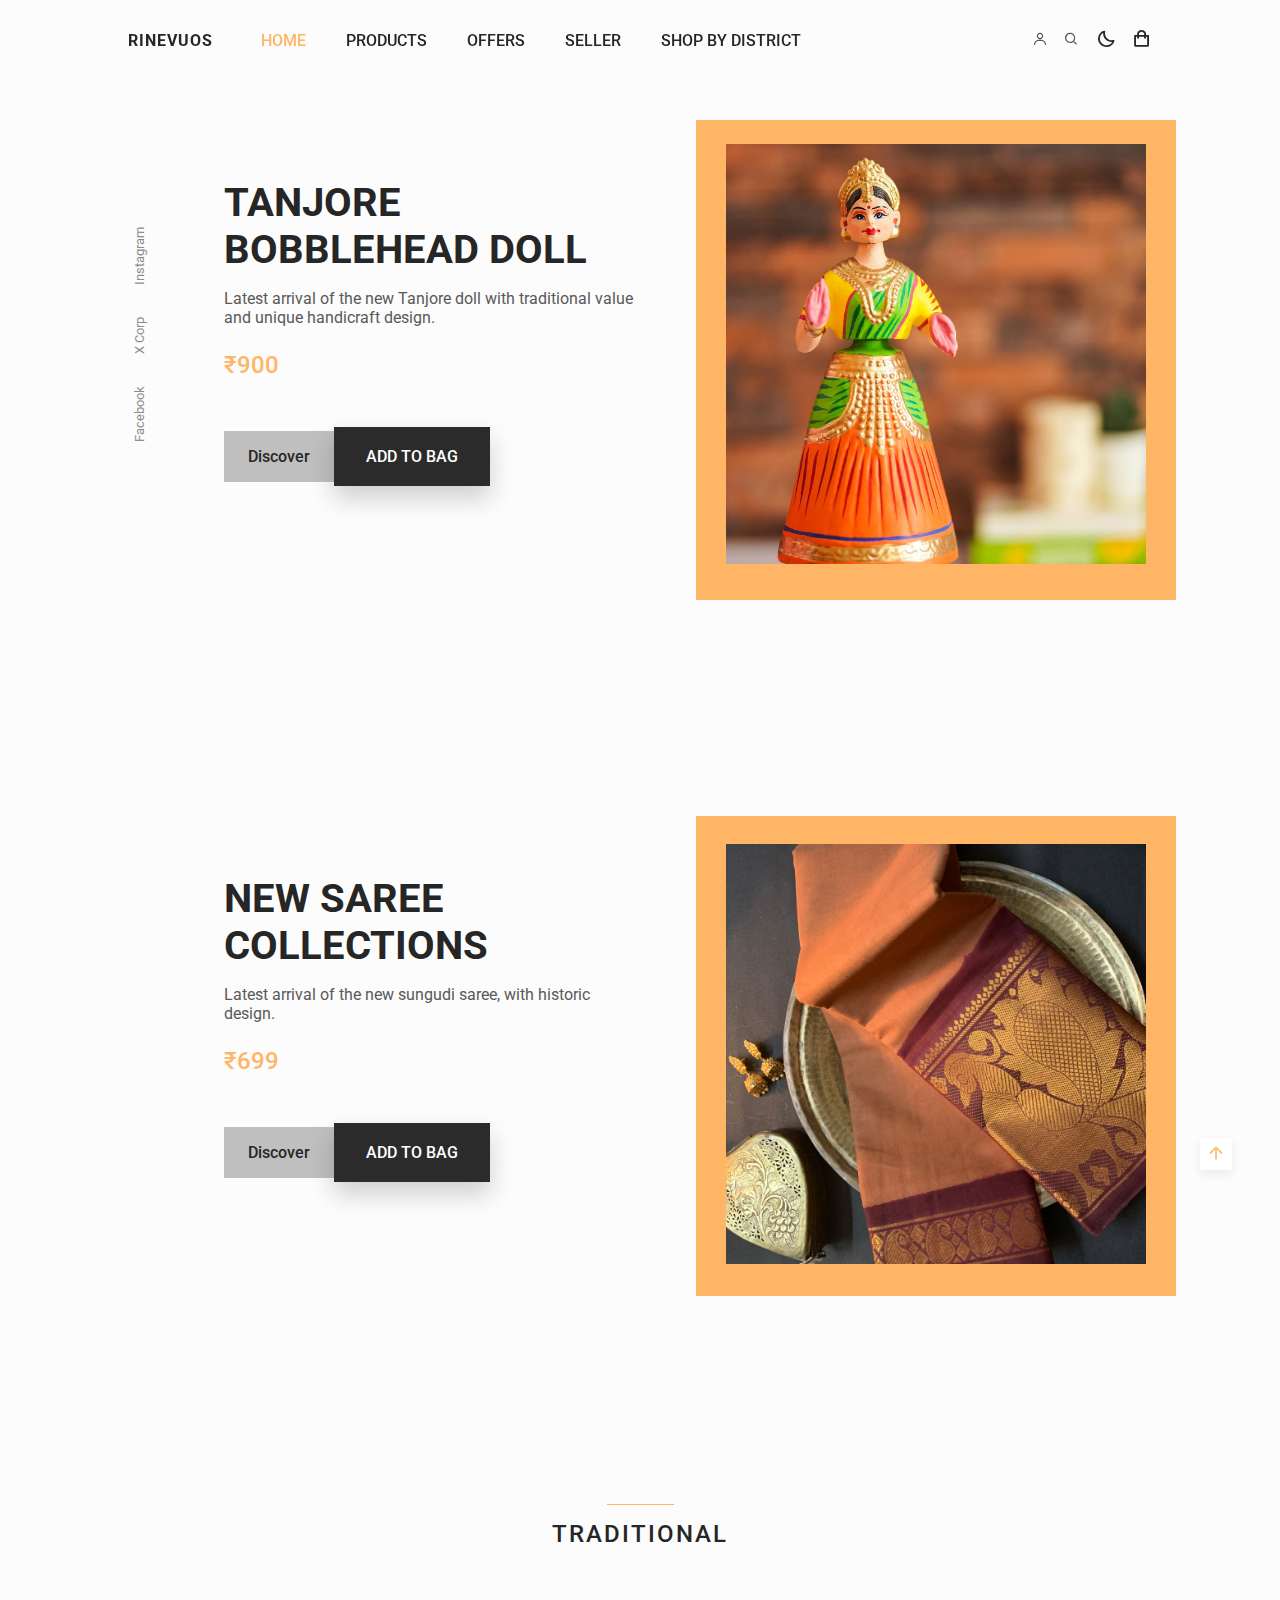
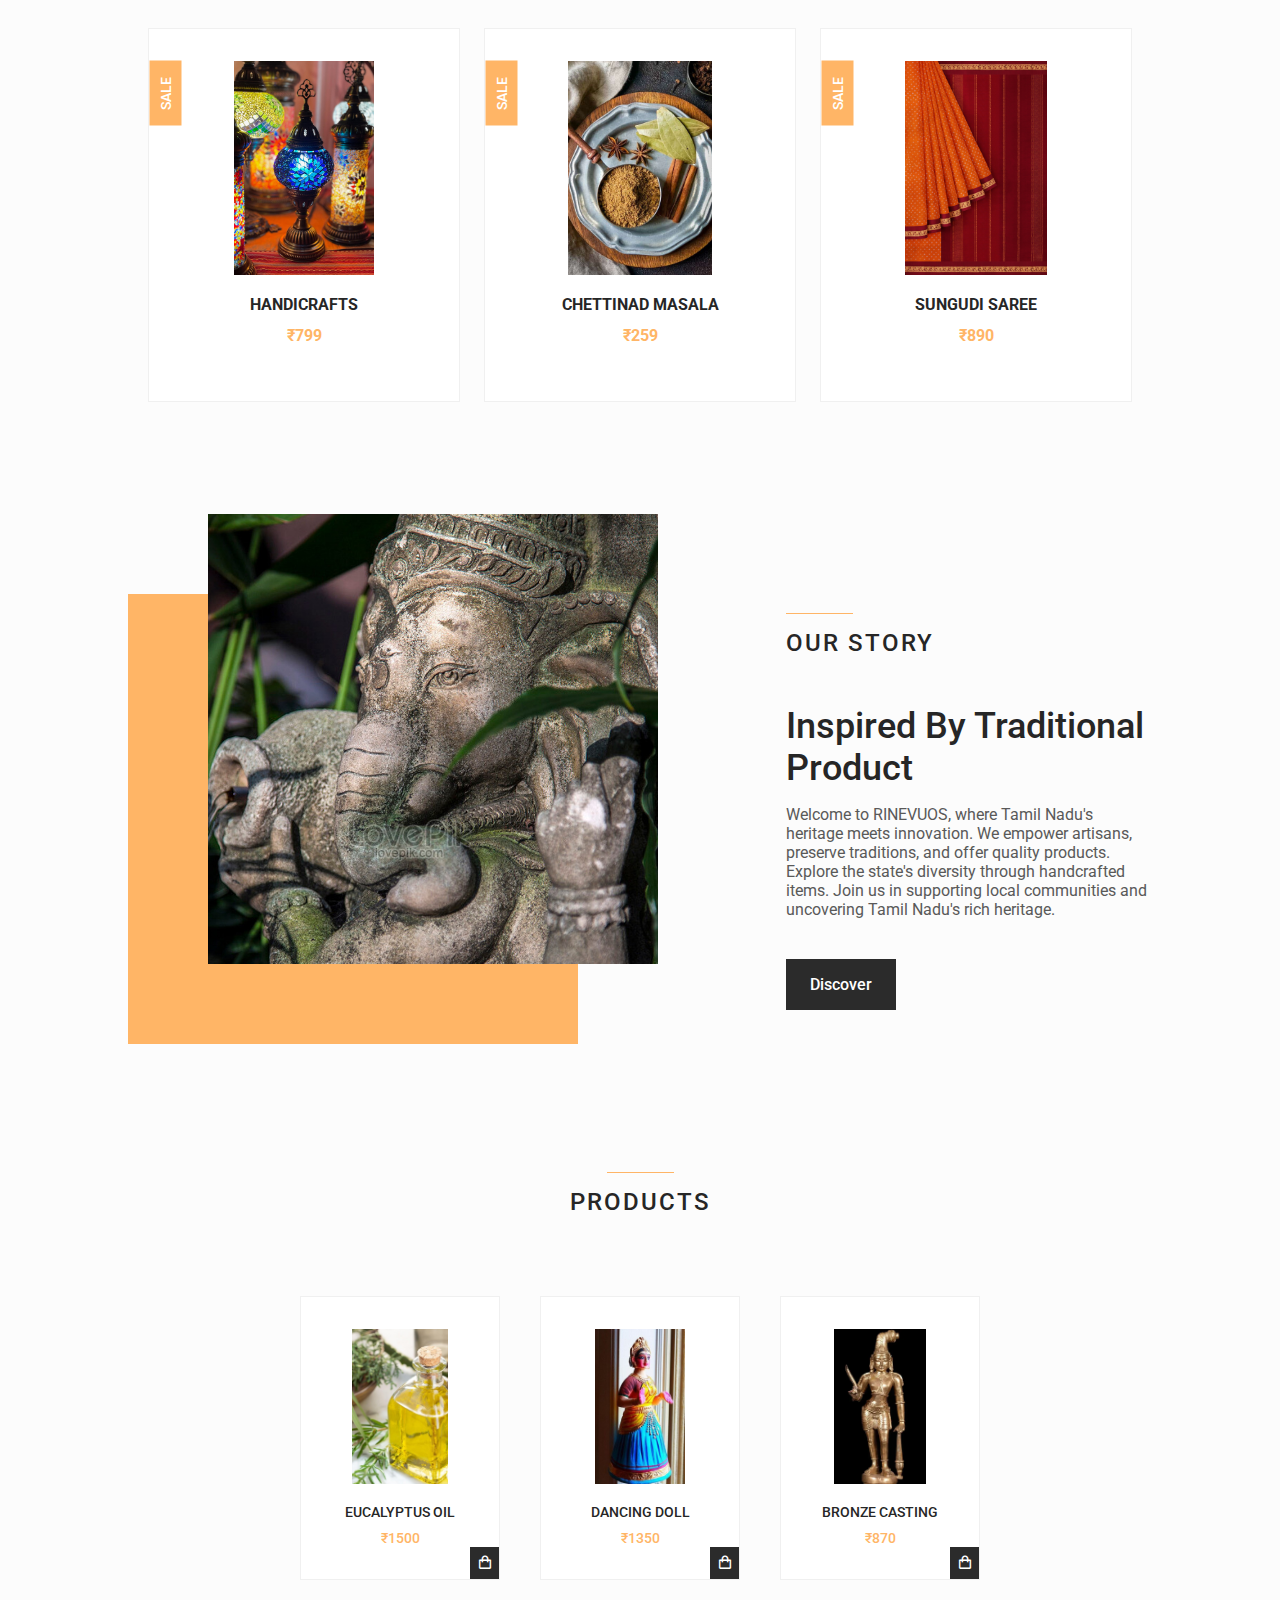
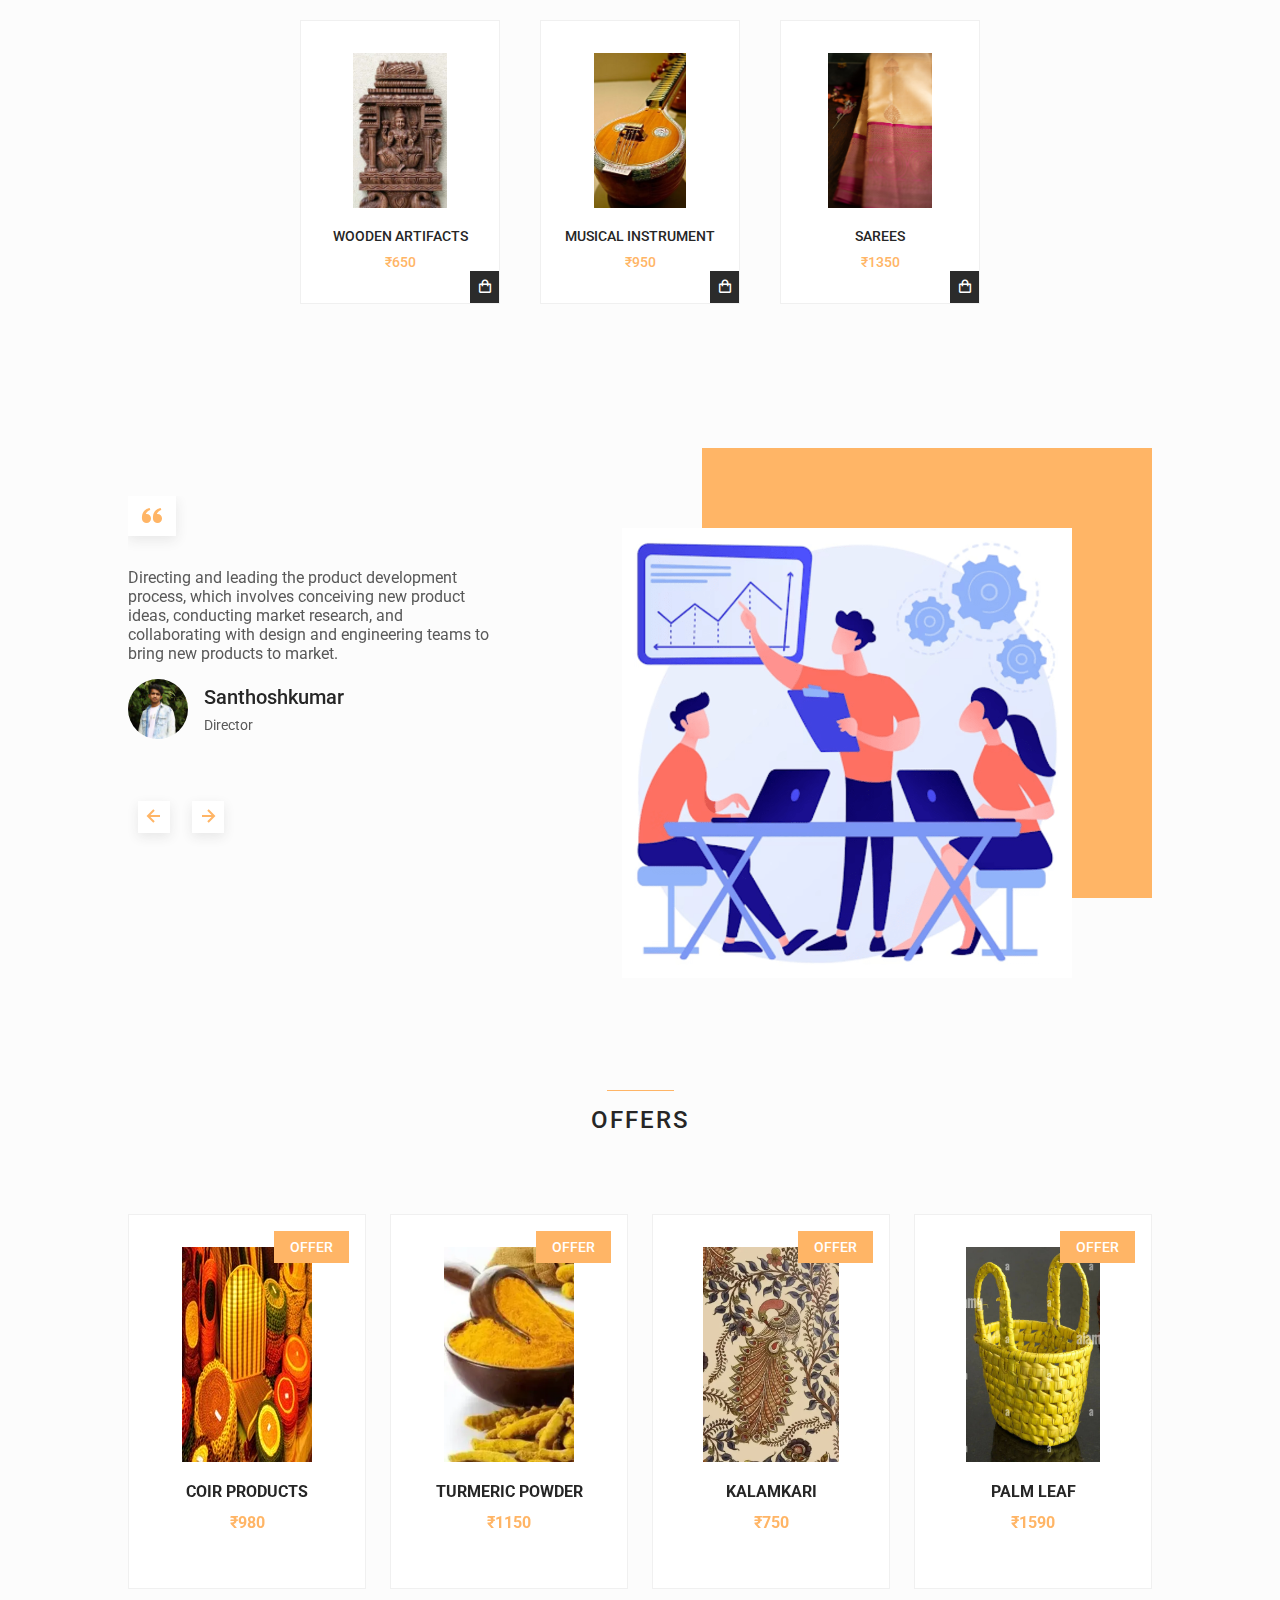
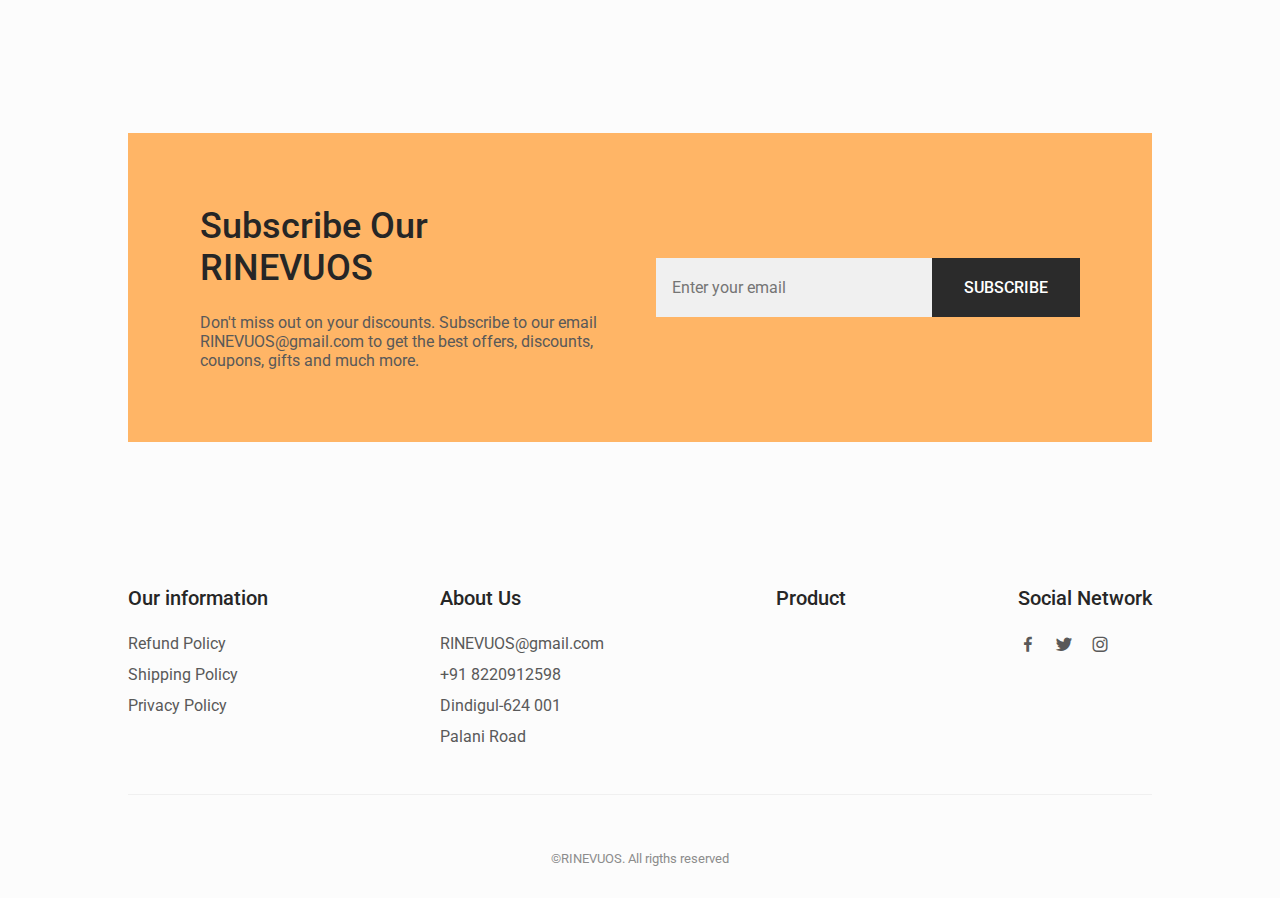
<file: signedin.html>
<!DOCTYPE html>
    <html lang="en">
    <head>
        <meta charset="UTF-8">
        <meta name="viewport" content="width=device-width, initial-scale=1.0">

        <!--=============== FAVICON ===============-->
        <meta http-equiv="X-UA-Compatible" content="IE=edge" />
        <!--=============== BOXICONS ===============-->
        <link rel="stylesheet" href="https://cdn.jsdelivr.net/npm/boxicons@latest/css/boxicons.min.css">

        <!--=============== SWIPER CSS ===============--> 
        <link rel="stylesheet" href="assets/css/swiper-bundle.min.css">
        <!--=============== CSS ===============-->
        <link rel="stylesheet" href="assets/css/styles.css">
        <title>RINEVUOS</title>
    </head>
    <body>
        <!--==================== HEADER ====================-->
        <header class="header" id="header">
            <nav class="nav container">
                <a href="#home" class="nav__logo">
                    <!-- <i class='bx bxs-watch nav__logo-icon'></i>  -->
                    RINEVUOS
                   <!-- <i class="fa-solid fa-earth-asia"></i>-->
                </a>
                <div class="nav__menu" id="nav-menu">
                    <ul class="nav__list">
                        <li class="nav__item">
                            <a href="index.html" class="nav__link active-link">HOME</a>
                        </li>
                        <li class="nav__item">
                            <a href="#products" class="nav__link">PRODUCTS</a>
                        </li>
                        <li class="nav__item">
                            <a href="#new" class="nav__link">OFFERS</a>
                        </li>
                        <!--<li class="nav__item">
                            <a href="#products" class="nav__link">Products</a>
                        </li>-->
                        <li class="nav__item">
                            <a href="" class="nav__link">SELLER</a>
                        </li>
                        <li class="nav__item">
                            <a href="district.html" class="nav__link">SHOP BY DISTRICT</a>
                        </li>
                        
                    </ul>
                    <div class="nav__close" id="nav-close">
                        <i class='bx bx-x' ></i>
                    </div>
                </div>
                <div class="nav__btns">
                    <!-- Theme change button -->
                    <div class="nav__user" id="user">
                        <i class="bx bx-user" aria-hidden="true"></i>
                    </div>
                    <div class="nav__search" id="nav-search">
                        <i class="bx bx-search"></i>
                    </div>
                    <div>
                        <i class='bx bx-moon change-theme' id="theme-button"></i>
                    </div>
                    <div class="nav__shop" id="cart-shop">
                        <i class='bx bx-shopping-bag' ></i>
                    </div>
                    <div class="nav__toggle" id="nav-toggle">
                        <i class='bx bx-grid-alt' ></i>
                    </div>
                </div>
            </nav>
        </header>
        <!--==================== CART ====================-->
        <div class="cart" id="cart">
            <i class='bx bx-x cart__close' id="cart-close"></i>
            <h2 class="cart__title-center">MY BAG</h2>
            <div class="cart__container">
                <article class="cart__card">
                    <div class="cart__box">
                        <img src="image/image-product-1.jpg" alt="" class="cart__img">
                    </div>
                    <div class="cart__details">
                        <h3 class="cart__title">Tanjore Bobblehead Doll</h3>
                        <span class="cart__price">₹900</span>
                        <div class="cart__amount">
                            <div class="cart__amount-content">
                                <span class="cart__amount-box">
                                    <i class='bx bx-minus' ></i>
                                </span>
                                <span class="cart__amount-number">1</span>
                                <span class="cart__amount-box">
                                    <i class='bx bx-plus' ></i>
                                </span>
                            </div>
                            <i class='bx bx-trash-alt cart__amount-trash' ></i>
                        </div>
                    </div>
                </article>
                <article class="cart__card">
                    <div class="cart__box">
                        <img src="image/img2.jpg" alt="" class="cart__img">
                    </div>
                    <div class="cart__details">
                        <h3 class="cart__title">Handicrafts</h3>
                        <span class="cart__price">₹1050</span>

                        <div class="cart__amount">
                            <div class="cart__amount-content">
                                <span class="cart__amount-box">
                                    <i class='bx bx-minus' ></i>
                                </span>
                                <span class="cart__amount-number">1</span>
                                <span class="cart__amount-box">
                                    <i class='bx bx-plus' ></i>
                                </span>
                            </div>
                            <i class='bx bx-trash-alt cart__amount-trash' ></i>
                        </div>
                    </div>
                </article>
                <article class="cart__card">
                    <div class="cart__box">
                        <img src="image/img3.jpg" alt="" class="cart__img">
                    </div>
                    <div class="cart__details">
                        <h3 class="cart__title">Chettinad Masala</h3>
                        <span class="cart__price">₹850</span>
                        <div class="cart__amount">
                            <div class="cart__amount-content">
                                <span class="cart__amount-box">
                                    <i class='bx bx-minus' ></i>
                                </span>
                                <span class="cart__amount-number">1</span>
                                <span class="cart__amount-box">
                                    <i class='bx bx-plus' ></i>
                                </span>
                            </div>
                            <i class='bx bx-trash-alt cart__amount-trash' ></i>
                        </div>
                    </div>
                </article>
                <article class="cart__card">
                    <div class="cart__box">
                        <img src="image/img4.jpg" alt="" class="cart__img">
                    </div>
                    <div class="cart__details">
                        <h3 class="cart__title">Sungudi Saree</h3>
                        <span class="cart__price">₹980</span>
                        <div class="cart__amount">
                            <div class="cart__amount-content">
                                <span class="cart__amount-box">
                                    <i class='bx bx-minus' ></i>
                                </span>
                                <span class="cart__amount-number">1</span>
                                <span class="cart__amount-box">
                                    <i class='bx bx-plus' ></i>
                                </span>
                            </div>
                            <i class='bx bx-trash-alt cart__amount-trash' ></i>
                        </div>
                    </div>
                </article>
                
            </div>
            <div class="cart__prices">
                <span class="cart__prices-item">4 items</span>
                <button class="button checkout__button">CHECKOUT</button>
                <span class="cart__prices-total">₹3780</span>
            </div>
        </div>
        <!--==================== MAIN ====================-->
        <main class="main">
            <!--==================== HOME ====================-->

            <section class="home" id="home">
                <div class="home__container container grid">
                    <div class="home__img-bg">
                     <a href="products.html"> <img src="image/image-product-1.jpg" alt="" class="home__img"></a>  
                    </div>
                    <div class="home__social">
                        <a href="https://www.facebook.com/profile.php?id=100074073552733&mibextid=2JQ9oc" target="_blank" class="home__social-link">
                            Facebook
                        </a>
                        <a href="https://x.com/santhosh33_?t=nc9SxjWTg6PgFgh-4m7l5g&s=08" target="_blank" class="home__social-link">
                            X Corp
                        </a>
                        <a href="https://instagram.com/_.santhosh_.kumar._?utm_source=qr&igshid=OGU0MmVlOWVjOQ%3D%3D" target="_blank" class="home__social-link">
                            Instagram
                        </a>
                    </div>
                    <div class="home__data">
                        <h1 class="home__title">TANJORE<br> BOBBLEHEAD DOLL</h1>
                        <p class="home__description">
                            Latest arrival of the new Tanjore doll with traditional value and unique handicraft design.
                            
                        </p>
                        <span class="home__price"> ₹900</span>



                        <i class="fa-solid fa-indian-rupee-sign"></i>

                        <div class="home__btns">
                            <a href="products.html" class="button button--gray button--small">
                                Discover
                            </a>

                            <button 
                            class="button home__button" id="add-to-cart-id">ADD TO BAG</button>
                        </div>
                    </div>
                </div>
            </section>
            <section class="home" id="home">
                <div class="home__container container grid">
                    <div class="home__img-bg">
                        <img src="image/img5.jpeg" alt="" class="home__img">
                    </div>
    
                    
    
                    <div class="home__data">
                        <h1 class="home__title">NEW SAREE <br> COLLECTIONS</h1>
                        <p class="home__description">
                            Latest arrival of the new sungudi saree, 
                            with historic design.
                        </p>
                        <span class="home__price"> ₹699</span>



                        <i class="fa-solid fa-indian-rupee-sign"></i>

                        <div class="home__btns">
                            <a href="#" class="button button--gray button--small">
                                Discover
                            </a>

                            <button class="button home__button">ADD TO BAG</button>
                        </div>
                    </div>
                </div>
            </section>
            
            <!--==================== FEATURED ====================-->
            <section class="featured section container" id="featured">
                <h2 class="section__title">
                    TRADITIONAL
                </h2>

                <div class="featured__container grid">
                    <article class="featured__card">
                        <span class="featured__tag">Sale</span>

                        <img src="image/img2.jpg" alt="" class="featured__img">

                        <div class="featured__data" >
                            <h3 class="featured__title">Handicrafts</h3>
                            <span class="featured__price">₹799</span>
                        </div>

                        <button  class="button featured__button">ADD TO BAG</button>
                    </article>

                    <article class="featured__card">
                        <span class="featured__tag">Sale</span>

                        <img src="image/img3.jpg" alt="" class="featured__img">

                        <div class="featured__data">
                            <h3 class="featured__title">Chettinad Masala</h3>
                            <span class="featured__price">₹259</span>
                        </div>

                        <button class="button featured__button">ADD TO BAG</button>
                    </article>

                    <article class="featured__card">
                        <span class="featured__tag">Sale</span>

                        <img src="image/img4.jpg" alt="" class="featured__img">

                        <div class="featured__data">
                            <h3 class="featured__title">Sungudi Saree</h3>
                            <span class="featured__price">₹890</span>
                        </div>

                        <button class="button featured__button">ADD TO BAG</button>
                    </article>
                </div>
            </section>

            <!--==================== STORY ====================-->
            <section class="story section container" id="our-story">
                <div class="story__container grid">
                    <div class="story__data">
                        <h2 class="section__title story__section-title">
                            Our Story
                        </h2>
    
                        <h1 class="story__title">
                            Inspired By Traditional <br>  Product
                        </h1>
    
                        <p class="story__description">
                            Welcome to RINEVUOS, where Tamil Nadu's heritage meets innovation. We empower artisans, preserve traditions, and offer quality products. Explore the state's diversity through handcrafted items. Join us in supporting local communities and uncovering Tamil Nadu's rich heritage.
                        </p>
    
                        <a href="#blank" class="button button--small">Discover</a>
                    </div>

                    <div class="story__images">
                        <img src="image/img17.jpg" alt="" class="story__img">
                        <div class="story__square"></div>
                    </div>
                </div>
            </section>

            <!--==================== PRODUCTS ====================-->
            <section class="products section container" id="products">
                <h2 class="section__title">
                    Products
                </h2>

                <div class="products__container grid">
                    <article class="products__card">
                        <img src="image/img7.jpg" alt="" class="products__img">
                        <h3 class="products__title">Eucalyptus Oil</h3>
                        <span class="products__price">₹1500</span>
                        <button class="products__button">
                            <i class='bx bx-shopping-bag'></i>
                        </button>
                    </article>

                    <article class="products__card">
                        <img src="image/img10.jpg" alt="" class="products__img">

                        <h3 class="products__title"> Dancing Doll</h3>
                        <span class="products__price">₹1350</span>

                        <button class="products__button">
                            <i class='bx bx-shopping-bag'></i>
                        </button>
                    </article>

                    <article class="products__card">
                        <img src="image/img9.webp" alt="" class="products__img">

                        <h3 class="products__title">Bronze Casting</h3>
                        <span class="products__price">₹870</span>

                        <button class="products__button">
                            <i class='bx bx-shopping-bag'></i>
                        </button>
                    </article>

                    <article class="products__card">
                        <img src="image/img12.jpg" alt="" class="products__img">

                        <h3 class="products__title">Wooden Artifacts</h3>
                        <span class="products__price">₹650</span>

                        <button class="products__button">
                            <i class='bx bx-shopping-bag'></i>
                        </button>
                    </article>

                    <article class="products__card">
                        <img src="image/img14.jpg" alt="" class="products__img">

                        <h3 class="products__title">Musical Instrument</h3>
                        <span class="products__price">₹950</span>

                        <button class="products__button">
                            <i class='bx bx-shopping-bag'></i>
                        </button>
                    </article>
                    <article class="products__card">
                        <img src="image/img5.jpg" alt="" class="products__img">

                        <h3 class="products__title"> Sarees</h3>
                        <span class="products__price">₹1350</span>

                        <button class="products__button">
                            <i class='bx bx-shopping-bag'></i>
                        </button>
                    </article>

                    
                </div>
            </section>

            <!--==================== TESTIMONIAL ====================-->
            <section class="testimonial section container">
                <div class="testimonial__container grid">
                    <div class="swiper testimonial-swiper">
                        <div class="swiper-wrapper">
                            <div class="testimonial__card swiper-slide">
                                <div class="testimonial__quote">
                                    <i class='bx bxs-quote-alt-left' ></i>
                                </div>
                                <p class="testimonial__description">
                                    Directing and leading the product development process, which involves conceiving new product ideas, conducting market research, and collaborating with design and engineering teams to bring new products to market.
                                </p>
        
                                <div class="testimonial__perfil">
                                    <img src="image/img19.jpg" alt="" class="testimonial__perfil-img">
        
                                    <div class="testimonial__perfil-data">
                                        <span class="testimonial__perfil-name">Santhoshkumar</span>
                                        <span class="testimonial__perfil-detail">Director</span>
                                    </div>
                                </div>
                            </div>

                            <div class="testimonial__card swiper-slide">
                                <div class="testimonial__quote">
                                    <i class='bx bxs-quote-alt-left' ></i>
                                </div>
                                <p class="testimonial__description">
                                    Providing vision, leadership, and direction to the company's employees and other executives. Setting clear goals and objectives for the organization and motivating teams to achieve them.
                                </p>
        
                                <div class="testimonial__perfil">
                                    <img src="image/img20.jpg" alt="" class="testimonial__perfil-img">
        
                                    <div class="testimonial__perfil-data">
                                        <span class="testimonial__perfil-name">Makeshwar</span>
                                        <span class="testimonial__perfil-detail">CEO</span>
                                    </div>
                                </div>
                            </div>

                            <div class="testimonial__card swiper-slide">
                                <div class="testimonial__quote">
                                    <i class='bx bxs-quote-alt-left' ></i>
                                </div>
                                <p class="testimonial__description">
                                    Managing the entire product lifecycle, from product planning and development to pricing, positioning, and promotion. Ensuring that products meet customer needs and are competitive in the market.
                                </p>
        
                                <div class="testimonial__perfil">
                                    <img src="image/img22.jpg" alt="" class="testimonial__perfil-img">
        
                                    <div class="testimonial__perfil-data">
                                        <span class="testimonial__perfil-name">Gowrishankar</span>
                                        <span class="testimonial__perfil-detail">Sales Manager</span>
                                    </div>
                                </div>
                            </div>
                        </div>
                        
                        <div class="swiper-button-next">
                            <i class='bx bx-right-arrow-alt' ></i>
                        </div>
                        <div class="swiper-button-prev">
                            <i class='bx bx-left-arrow-alt' ></i>
                        </div>
                    </div>

                    <div class="testimonial__images">
                        <div class="testimonial__square"></div>
                        <img src="image/img21.png" alt="" class="testimonial__img">
                    </div>
                </div>
            </section>

            <!--==================== NEW ====================-->
            <section class="new section container" id="new">
                <h2 class="section__title">
                    Offers
                </h2>
                
                <div class="new__container">
                    <div class="swiper new-swiper">
                        <div class="swiper-wrapper">
                            <article class="new__card swiper-slide">
                                <span class="new__tag">Offer</span>
        
                                <img src="image/img15.jpg" alt="" class="new__img">
        
                                <div class="new__data">
                                    <h3 class="new__title">Coir Products</h3>
                                    <span class="new__price">₹980</span>
                                </div>
        
                                <button class="button new__button">ADD TO BAG</button>
                            </article>

                            <article class="new__card swiper-slide">
                                <span class="new__tag">Offer</span>
        
                                <img src="image/img11.webp" alt="" class="new__img">
        
                                <div class="new__data">
                                    <h3 class="new__title">Turmeric Powder</h3>
                                    <span class="new__price">₹1150</span>
                                </div>
        
                                <button class="button new__button">ADD TO BAG</button>
                            </article>

                            <article class="new__card swiper-slide">
                                <span class="new__tag">Offer</span>
        
                                <img src="image/img13.webp" alt="" class="new__img">
        
                                <div class="new__data">
                                    <h3 class="new__title">Kalamkari</h3>
                                    <span class="new__price">₹750</span>
                                </div>
        
                                <button class="button new__button">ADD TO BAG</button>
                            </article>

                            <article class="new__card swiper-slide">
                                <span class="new__tag">Offer</span>
        
                                <img src="image/img16.jpg" alt="" class="new__img">
        
                                <div class="new__data">
                                    <h3 class="new__title">palm leaf </h3>
                                    <span class="new__price">₹1590</span>
                                </div>
        
                                <button class="button new__button">ADD TO BAG</button>
                            </article>                       
                        </div>
                    </div>
                </div>
            </section>

            <!--==================== NEWSLETTER ====================-->
            <section class="newsletter section container">
                <div class="newsletter__bg grid">
                    <div>
                        <h2 class="newsletter__title">Subscribe Our <br> RINEVUOS</h2>
                        <p class="newsletter__description">
                            Don't miss out on your discounts. Subscribe to our email 
                            RINEVUOS@gmail.com to get the best offers, discounts, coupons, 
                            gifts and much more.
                        </p>
                    </div>

                    <form action="" class="newsletter__subscribe">
                        <input type="email" placeholder="Enter your email" class="newsletter__input">
                        <button class="button">
                            SUBSCRIBE
                        </button>
                    </form>
                </div>
            </section>
        </main>

        <!--==================== FOOTER ====================-->
        <footer class="footer section">
            <div class="footer__container container grid">
                <div class="footer__content">
                    <h3 class="footer__title">Our information</h3>

                    <ul class="footer__list">
                        <li>Refund Policy</li>
                        <li>Shipping Policy</li>
                        <li>Privacy Policy</li>
                    </ul>
                </div>
                <div class="footer__content">
                    <h3 class="footer__title">About Us</h3>

                    <ul class="footer__links">
                        <li>
                            <a href="#" class="footer__link">RINEVUOS@gmail.com</a>
                        </li>
                        <li>
                            <a href="#" class="footer__link">+91 8220912598</a>
                        </li>
                        <li>
                            <a href="#" class="footer__link">Dindigul-624 001</a>
                        </li>
                        <li>
                            <a href="#" class="footer__link">Palani Road</a>
                        </li>
                    </ul>
                </div>

                <div class="footer__content">
                    <h3 class="footer__title">Product</h3>

                    <ul class="footer__links">
                        <li>
                            <a href="#" class="footer__link"></a>
                        </li>
                        <li>
                            <a href="#" class="footer__link"></a>
                        </li>
                        <li>
                            <a href="#" class="footer__link"></a>
                        </li>
                        <li>
                            <a href="#" class="footer__link"></a>
                        </li>
                    </ul>
                </div>

                <div class="footer__content">
                    <h3 class="footer__title">Social Network</h3>

                    <ul class="footer__social">
                        <a href="https://www.facebook.com/profile.php?id=100074073552733&mibextid=2JQ9oc" target="_blank" class="footer__social-link">
                            <i class='bx bxl-facebook'></i>
                        </a>

                        <a href="https://twitter.com/" target="_blank" class="footer__social-link">
                            <i class='bx bxl-twitter' ></i>
                        </a>

                        <a href="https://instagram.com/_.santhosh_.kumar._?utm_source=qr&igshid=OGU0MmVlOWVjOQ%3D%3D" target="_blank" class="footer__social-link">
                            <i class='bx bxl-instagram' ></i>
                        </a>
                    </ul>
                </div>
            </div>

            <span class="footer__copy">&#169;RINEVUOS. All rigths reserved</span>
        </footer>

        <!--=============== SCROLL UP ===============-->
        <a href="#" class="scrollup" id="scroll-up"> 
            <i class='bx bx-up-arrow-alt scrollup__icon' ></i>
        </a>

        <!--=============== SWIPER JS ===============-->
        <script src="assets/js/swiper-bundle.min.js"></script>

        <!--=============== MAIN JS ===============-->
        <script src="assets/js/main.js"></script>
    </body>
</html>
</file>
<file: assets/css/styles.css>
/*=============== GOOGLE FONTS ===============*/
@import url("https://fonts.googleapis.com/css2?family=Roboto:wght@400;500;700&display=swap");
/* Google Fonts - Poppins */
/*=============== VARIABLES CSS ===============*/
:root {
  --header-height: 3.5rem;

  /*========== Colors ==========*/
  --first-color: hsl(31, 100%, 70%);
  --button-color: hsl(0, 0%, 17%);
  --button-color-alt: hsl(0, 0%, 21%);
  --title-color: hsl(0, 0%, 15%);
  --text-color: hsl(0, 0%, 35%);
  --text-color-light: hsl(0, 0%, 55%);
  --body-color: hsl(0, 0%, 99%);
  --container-color: #fff;
  --border-color: hsl(0, 0%, 94%);

  /*========== Font and typography ==========*/
  --body-font: 'Roboto', sans-serif;
  --biggest-font-size: 2rem;
  --h1-font-size: 1.5rem;
  --h2-font-size: 1.25rem;
  --h3-font-size: 1rem;
  --normal-font-size: .938rem;
  --small-font-size: .813rem;
  --smaller-font-size: .75rem;

  /*========== Font weight ==========*/
  --font-medium: 500;
  --font-bold: 700;

  /*========== Margenes Bottom ==========*/
  --mb-0-5: .5rem;
  --mb-0-75: .75rem;
  --mb-1: 1rem;
  --mb-1-5: 1.5rem;
  --mb-2: 2rem;
  --mb-2-5: 2.5rem;
  --mb-3: 3rem;

  /*========== z index ==========*/
  --z-tooltip: 10;
  --z-fixed: 100;
}

@media screen and (min-width: 968px) {
  :root {
    --biggest-font-size: 2.5rem;
    --h1-font-size: 2.25rem;
    --h2-font-size: 1.5rem;
    --h3-font-size: 1.25rem;
    --normal-font-size: 1rem;
    --small-font-size: .875rem;
    --smaller-font-size: .813rem;
  }
}

/*=============== BASE ===============*/
* {
  box-sizing: border-box;
  padding: 0;
  margin: 0;
}

html {
  scroll-behavior: smooth;
}

body,
button,
input {
  font-family: var(--body-font);
  font-size: var(--normal-font-size);
}

body {
  margin: 0;
  background-color: var(--body-color);
  color: var(--text-color);
  /*For animation dark mode*/
  transition: .4s;
}

h1, h2, h3, h4 {
  color: var(--title-color);
  font-weight: var(--font-medium);
}

ul {
  list-style: none;
}

a {
  text-decoration: none;
}

img {
  max-width: 100%;
  height: auto;
}

button {
  cursor: pointer;
  border: none;
  outline: none;
}




/*=============== THEME ===============*/
/*========== Variables Dark theme ==========*/
body.dark-theme {
  --first-color: hsl(31, 76%, 74%);
  --button-color: hsl(0, 0%, 24%);
  --button-color-alt: hsl(0, 0%, 28%);
  --title-color: hsl(0, 0%, 95%);
  --text-color: hsl(0, 0%, 75%);
  --body-color: hsl(0, 0%, 12%);
  --container-color: hsl(0, 0%, 16%);
  --border-color: hsl(0, 0%, 20%);
}

/*========== Button Dark/Light ==========*/
.change-theme {
  color: var(--title-color);
  font-size: 1.25rem;
  cursor: pointer;
}

/*========== 
    Color changes in some parts of 
    the website, in dark theme 
==========*/


.dark-theme .scroll-header {
  box-shadow: 0 1px 4px hsla(0, 0%, 4%, .3);
}

.scroll-header .change-theme,
.scroll-header .nav__search
.scroll-header .nav__toggle,
.scroll-header .nav__shop {
  color: var(--title-color);
}

.dark-theme::-webkit-scrollbar {
  background: hsl(0, 0%, 30%);
}

/*=============== REUSABLE CSS CLASSES ===============*/
.container {
  max-width: 1024px;
  margin-left: var(--mb-1-5);
  margin-right: var(--mb-1-5);
}

.grid {
  display: grid;
}

.main {
  overflow: hidden;
}

.section {
  padding: 6.5rem 0 1rem;
}

.section__title {
  position: relative;
  font-size: var(--h3-font-size);
  margin-bottom: var(--mb-3);
  text-transform: uppercase;
  letter-spacing: 2px;
  text-align: center;
}

.section__title::before {
  content: '';
  position: absolute;
  top: -1rem;
  left: 0;
  right: 0;
  margin: 0 auto;
  width: 67px;
  height: 1px;
  background-color: var(--first-color);
}

/*=============== HEADER & NAV ===============*/
.header {
  width: 100%;
  background: transparent;
  position: fixed;
  top: 0;
  left: 0;
  z-index: var(--z-fixed);
  /*For animation dark mode*/
  transition: .4s;
}

.nav {
  height: var(--header-height);
  display: flex;
  justify-content: space-between;
  align-items: center;
}

.nav__logo, 
.nav__toggle, 
.nav__shop, 
.nav__search
.nav__close {
  color: var(--title-color);
}

.nav__logo {
  text-transform: uppercase;
  font-weight: var(--font-bold);
  letter-spacing: 1px;
  display: inline-flex;
  align-items: center;
  column-gap: .25rem;
}

.nav__logo-icon {
  font-size: 1.25rem;
}

.nav__btns {
  display: flex;
  align-items: center;
  column-gap: 1rem;
}

.nav__toggle, 
.nav__search
.nav_user{
  font-size: 1.5rem;
  cursor: pointer;
  

}
.nav__shop {
  font-size: 1.25rem;
  cursor: pointer;
}

@media screen and (max-width: 767px) {
  .nav__menu {
    position: fixed;
    background-color: var(--body-color);
    top: 0;
    right: -100%;
    width: 100%;
    height: 100%;
    padding: 6rem 2rem 3.5rem;
    transition: .3s;
  }
}

.nav__list {
  display: flex;
  flex-direction: column;
  align-items: center;
  row-gap: 2rem;
}

.nav__link {
  color: var(--title-color);
  font-weight: var(--font-medium);
  text-transform: uppercase;
  font-size: var(--h2-font-size);
  transition: .3s;
}

.nav__link:hover {
  color: var(--first-color);
}

.nav__close {
  font-size: 2rem;
  position: absolute;
  top: .9rem;
  right: 1.25rem;
  cursor: pointer;
}

/* Show menu */
.show-menu {
  right: 0;
}

/* Change background header */
.scroll-header {
  background-color: var(--body-color);
  box-shadow: 0 1px 4px hsla(0, 4%, 15%, .10);
}

/* Active link */
.active-link {
  color: var(--first-color);
}

/*=============== HOME ===============*/
.home__container {
  position: relative;
  row-gap: 2.5rem;
}

.home__img {
  width: 250px;
}

.home__img-bg {
  background-color: var(--first-color);
  margin-top: 25%;
  width: 258px;
  height: 430px;
  padding-bottom: 2rem;
  display: flex;
  justify-content: center;
  align-items: flex-end;
  justify-self: flex-end;
  transform: translateX(1.5rem);
}

.home__social {
  position: absolute;
  top: 35%;
  left: -5rem;
  transform: rotate(-90deg);
  display: flex;
  column-gap: 1rem;
}

.home__social-link {
  font-size: var(--smaller-font-size);
  color: var(--text-color-light);
  transition: .3s;
}

.home__social-link:hover {
  color: var(--title-color);
}

.home__title {
  font-size: var(--biggest-font-size);
  font-weight: var(--font-bold);
  margin-bottom: var(--mb-1);
}

.home__description {
  margin-bottom: var(--mb-1-5);
}

.home__price {
  display: inline-block;
  font-size: var(--h2-font-size);
  font-weight: var(--font-medium);
  color: var(--first-color);
  margin-bottom: var(--mb-3);
}

.home__btns {
  display: flex;
  align-items: center;
}

.home__button {
  box-shadow: 0 12px 24px hsla(0, 0%, 10%, .2);
}

/*=============== BUTTONS ===============*/
.button {
  display: inline-block;
  background-color: var(--button-color);
  color: #FFF;
  padding: 1.25rem 2rem;
  font-weight: var(--font-medium);
  transition: .3s;
}

.button:hover {
  background-color: var(--button-color-alt);
}

.button--gray {
  background-color: hsl(0, 0%, 75%);
  color: var(--title-color);
}

.button--gray:hover {
  background-color: hsl(0, 0%, 63%);
}

.button--small {
  padding: 1rem 1.5rem;
}

/*=============== FEATURED ===============*/
.featured__container {
  row-gap: 2.5rem;
}

.featured__card {
  position: relative;
  text-align: center;
  background-color: var(--container-color);
  padding-top: 2rem;
  border: 1px solid var(--border-color);
  overflow-y: hidden;
  transition: .3s;
}

.featured__tag {
  background-color: var(--first-color);
  padding: .5rem 1rem;
  color: #fff;
  text-transform: uppercase;
  font-size: var(--small-font-size);
  font-weight: var(--font-medium);
  position: absolute;
  transform: rotate(-90deg);
  left: -1rem;
  top: 3rem;
}

.featured__img {
  height: 214px;
  margin-bottom: var(--mb-1);
}

.featured__title, 
.featured__price {
  font-size: var(--h3-font-size);
  font-weight: var(--font-bold);
}

.featured__title {
  text-transform: uppercase;
  margin-bottom: var(--mb-0-75);
}

.featured__price {
  display: block;
  color: var(--first-color);
  transition: .3s;
}

.featured__button {
  font-size: var(--small-font-size);
  transform: translateY(1rem);
  opacity: 0;
}

.featured__card:hover {
  box-shadow: 0 12px 32px hsla(0, 0%, 20%, .1);
  padding: 2rem 0 3rem 0;
}

.featured__card:hover .featured__button {
  transform: translateY(0);
  opacity: 1;
}

.featured__card:hover .featured__price {
  margin-bottom: var(--mb-1-5);
}

/*=============== STORY ===============*/
.story__container {
  row-gap: 7.5rem;
}

.story__title {
  font-size: var(--h1-font-size);
  margin-bottom: var(--mb-1);
}

.story__description {
  margin-bottom: var(--mb-2-5);
}

.story__images {
  position: relative;
}

.story__img, 
.story__square {
  width: 250px;
}

.story__square {
  height: 250px;
  background-color: var(--first-color);
}

.story__img {
  position: absolute;
  left: 3rem;
  top: -3rem;
}
/*=============== PRODUCTS ===============*/
.products__container {
  grid-template-columns: repeat(2, 1fr);
  gap: 2rem;
}

.products__card {
  position: relative;
  background-color: var(--container-color);
  padding: 1.25rem 0;
  border: 1px solid var(--border-color);
  text-align: center;
  transition: .3s;
}

.products__img {
  height: 125px;
  margin-bottom: var(--mb-1);
}

.products__title, 
.products__price {
  font-size: var(--small-font-size);
  font-weight: var(--font-medium);
}

.products__title {
  text-transform: uppercase;
  margin-bottom: var(--mb-0-5);
}

.products__price {
  color: var(--first-color);
}

.products__button {
  background-color: var(--button-color);
  padding: .4rem;
  color: #fff;
  font-size: 1rem;
  position: absolute;
  right: 0;
  bottom: 0;
  transition: .3s;
}

.products__button:hover {
  background-color: var(--button-color-alt);
}

.products__card:hover {
  box-shadow: 0 8px 32px hsla(0, 0%, 10%, .1);
}

/*=============== TESTIMONIAL ===============*/
.testimonial__container {
  row-gap: 4rem;
}

.testimonial__quote {
  display: inline-flex;
  background-color: var(--container-color);
  padding: .5rem .75rem;
  font-size: 1.5rem;
  color: var(--first-color);
  box-shadow: 0 4px 12px hsla(0, 0%, 20%, .1);
  margin-bottom: var(--mb-2);
}

.testimonial__description {
  margin-bottom: var(--mb-1);
}

.testimonial__date {
  font-size: var(--normal-font-size);
  margin-bottom: var(--mb-2);
}

.testimonial__perfil {
  display: flex;
  align-items: center;
  column-gap: 1rem;
  margin-bottom: 7rem;
}

.testimonial__perfil-img {
  width: 60px;
  height: 60px;
  border-radius: 3rem;
}

.testimonial__perfil-data {
  display: flex;
  flex-direction: column;
  row-gap: .5rem;
}

.testimonial__perfil-name {
  font-size: var(--h3-font-size);
  font-weight: var(--font-medium);
  color: var(--title-color);
}

.testimonial__perfil-detail {
  font-size: var(--small-font-size);
}

.testimonial__images {
  position: relative;
}

.testimonial__img, 
.testimonial__square {
  width: 250px;
}

.testimonial__square {
  height: 250px;
  background-color: var(--first-color);
  margin-left: auto;
}

.testimonial__img {
  position: absolute;
  right: 2rem;
  top: 3rem;
}

.testimonial-swiper {
  margin-left: initial;
  margin-right: initial;
}

.swiper-button-prev:after,
.swiper-button-next:after {
  content: '';
}

/* Swiper class */
.swiper-button-next,
.swiper-button-prev {
  top: initial;
  bottom: 5%;
  width: initial;
  height: initial;
  background-color: var(--container-color);
  box-shadow: 0 4px 12px hsla(0, 0%, 20%, .1);
  padding: .25rem;
  font-size: 1.5rem;
  color: var(--first-color);
}

.swiper-button-next {
  right: initial;
  left: 4rem;
}

/*=============== NEW ===============*/
.new__card {
  position: relative;
  text-align: center;
  background-color: var(--container-color);
  padding-top: 2rem;
  border: 1px solid var(--border-color);
  overflow-y: hidden;
  transition: .3s;
}

.new__tag {
  background-color: var(--first-color);
  padding: .5rem 1rem;
  color: #fff;
  text-transform: uppercase;
  font-size: var(--small-font-size);
  font-weight: var(--font-medium);
  position: absolute;
  top: 1rem;
  right: 1rem;
  transition: .3s;
}

.new__img {
  height: 215px;
  margin-bottom: var(--mb-1);
}

.new__title, 
.new__price {
  font-size: var(--h3-font-size);
  font-weight: var(--font-bold);
}

.new__title {
  text-transform: uppercase;
  margin-bottom: var(--mb-0-75);
}

.new__price {
  display: block;
  color: var(--first-color);
  transition: .3s;
}

.new__button {
  font-size: var(--small-font-size);
  transform: translateY(1rem);
  opacity: 0;
}

.new__card:hover {
  background-color: var(--first-color);
  box-shadow: 0 12px 32px hsla(0, 0%, 20%, .1);
  padding: 2rem 0 3rem 0;
}

.new__card:hover .new__tag {
  background-color: var(--button-color);
}

.new__card:hover .new__button {
  transform: translateY(0);
  opacity: 1;
}

.new__card:hover .new__title {
  color: hsl(0, 0%, 15%);
}

.new__card:hover .new__price {
  color: hsl(0, 0%, 15%);
  margin-bottom: var(--mb-1-5);
}

/*=============== NEWSLETTER ===============*/
.newsletter__bg {
  background-color: var(--first-color);
  padding: 3rem 1.5rem;
  text-align: center;
  row-gap: 2.5rem;
}

.newsletter__title {
  font-size: var(--h1-font-size);
  color: hsl(0, 0%, 15%);
  margin-bottom: var(--mb-1-5);
}

.newsletter__description {
  color: hsl(0, 0%, 35%);
}

.newsletter__subscribe {
  display: flex;
  flex-direction: column;
  row-gap: .75rem;
}

.newsletter__input {
  border: none;
  outline: none;
  background-color: hsl(0, 0%, 94%);
  padding: 1.25rem 1rem;
  color: hsl(0, 0%, 15%);
}

/*=============== FOOTER ===============*/
.footer__container {
  row-gap: 2rem;
  border-bottom: 1px solid var(--border-color);
  padding-bottom: 3rem;
}

.footer__title {
  font-size: var(--h2-font-size);
  margin-bottom: var(--mb-1-5);
}

.footer__list, 
.footer__links {
  display: flex;
  flex-direction: column;
  row-gap: .75rem;
}

.footer__link {
  color: var(--text-color);
}

.footer__link:hover {
  color: var(--title-color);
}

.footer__social {
  display: flex;
  column-gap: 1rem;
}

.footer__social-link {
  font-size: 1.25rem;
  color: var(--text-color);
}

.footer__social-link:hover {
  color: var(--title-color);
}

.footer__copy {
  display: block;
  margin: 3.5rem 0 1rem 0;
  text-align: center;
  font-size: var(--smaller-font-size);
  color: var(--text-color-light);
}

/*=============== SCROLL UP ===============*/
.scrollup {
  position: fixed;
  right: 1rem;
  bottom: -30%;
  background-color: var(--container-color);
  box-shadow: 0 4px 12px hsla(0, 0%, 20%, .1);
  display: inline-flex;
  padding: .25rem;
  z-index: var(--z-tooltip);
  opacity: .8;
  transition: .4s;
}

.scrollup:hover {
  opacity: 1;
}

.scrollup__icon {
  font-size: 1.5rem;
  color: var(--first-color);
}

/* Show Scroll Up*/
.show-scroll {
  bottom: 3rem;
}

/*=============== SCROLL BAR ===============*/
::-webkit-scrollbar {
  width: .6rem;
  background: hsl(0, 0%, 74%);
}

::-webkit-scrollbar-thumb {
  background: hsl(0, 0%, 17%);
}

/*=============== CART ===============*/
.cart {
  position: fixed;
  background-color: var(--body-color);
  z-index: var(--z-fixed);
  width: 100%;
  height: 100%;
  top: 0;
  right: -100%;
  padding: 3.5rem 2rem;
  transition: .4s;
}

.cart__title-center {
  font-size: var(--h2-font-size);
  text-align: center;
  margin-bottom: var(--mb-3);
}

.cart__close {
  font-size: 2rem;
  color: var(--title-color);
  position: absolute;
  top: 1.25rem;
  right: .9rem;
  cursor: pointer;
}

.cart__container {
  display: grid;
  row-gap: 1.5rem;
}

.cart__card {
  display: flex;
  align-items: center;
  column-gap: 1rem;
}

.cart__box {
  background-color: var(--container-color);
  padding: .75rem 1.25rem;
  border: 1px solid var(--border-color);
}

.cart__img {
  width: 50px;
}

.cart__title {
  font-size: var(--normal-font-size);
  margin-bottom: .5rem;
}

.cart__price {
  display: block;
  font-size: var(--small-font-size);
  color: var(--first-color);
  margin-bottom: var(--mb-1-5);
}

.cart__amount,
.cart__amount-content{
  display: flex;
  align-items: center;
}

.cart__amount{
  column-gap: 3rem;
}

.cart__amount-content{
  column-gap: 1rem;
}

.cart__amount-box {
  display: inline-flex;
  padding: .25rem;
  background-color: var(--container-color);
  border: 1px solid var(--border-color);
  cursor: pointer;
}

.cart__amount-trash {
  font-size: 1.15rem;
  color: var(--first-color);
  cursor: pointer;
}

.cart__prices {
  margin-top: 6rem;
  display: flex;
  justify-content: space-between;
}

.cart__prices-item, 
.cart__prices-total {
  color: var(--title-color);
}

.cart__prices-item {
  font-size: var(--small-font-size);
}

.cart__prices-total {
  font-size: var(--h3-font-size);
  font-weight: var(--font-medium);
}

/* Show cart */
.show-cart {
  right: 0;
}

.checkout__button{
  margin-top: -7%;
  background-color: var( --first-color);
}
/*=============== BREAKPOINTS ===============*/
/* For small devices */
@media screen and (max-width: 320px) {
  .container {
    margin-left: var(--mb-1);
    margin-right: var(--mb-1);
  }
  .home__img-bg {
    width: 220px;
  }
  .home__title {
    font-size: var(--h1-font-size);
  }
  .home__button {
    font-size: var(--smaller-font-size);
  }

  .story__square,
  .story__img,
  .testimonial__square,
  .testimonial__img {
    width: 180px;
  }

  .story__square,
  .testimonial__square {
    height: 180px;
  }

  .products__container {
    grid-template-columns: repeat(1, 180px);
    justify-content: center;
  }
}

/* For medium devices */
@media screen and (min-width: 576px) {
  .home__img-bg {
    width: 340px;
  }

  .featured__container {
    grid-template-columns: repeat(2, 1fr);
    justify-content: center;
    align-items: flex-start;
    gap: 1.5rem;
  }

  .footer__container {
    grid-template-columns: repeat(2, 1fr);
  }
}

@media screen and (min-width: 767px) {
  .section {
    padding: 8rem 0 1rem;
  }

  .cart {
    width: 420px;
    box-shadow: -2px 0 4px hsla(0, 0%, 15%, .1);
  }

  .nav {
    height: calc(var(--header-height) + 1.5rem);
    justify-content: initial;
    column-gap: 3rem;
  }
  .nav__toggle, 
  .nav__close {
    display: none;
  }
  .nav__list {
    flex-direction: row;
    column-gap: 2.5rem;
  }
  .nav__link {
    text-transform: initial;
    font-size: var(--normal-font-size);
  }
  .nav__btns {
    margin-left: auto;
  }

  .home__container {
    padding-top: 6rem;
    grid-template-columns: 1fr max-content;
    align-items: center;
  }
  .home__img-bg {
    order: 1;
    transform: translate(1.5rem, -6rem);
  }
  .home__data {
    padding: 0 0 3rem 6rem;
  }
  .home__social {
    top: 47%;
    column-gap: 2rem;
  }

  .featured__title,
  .featured__price,
  .new__title,
  .new__price {
    font-size: var(--normal-font-size);
  }

  .story__container,
  .testimonial__container,
  .newsletter__bg {
    grid-template-columns: repeat(2, 1fr);
    align-items: center;
  }

  .story__section-title {
    text-align: initial;
  }
  .story__section-title::before {
    margin: initial;
  }
  .story__images {
    order: -1;
  }

  .products__container {
    grid-template-columns: repeat(3, 200px);
    justify-content: center;
    gap: 2.5rem;
  }
  .products__card {
    padding: 2rem 0;
  }
  .products__img {
    height: 155px;
  }

  .newsletter__bg {
    text-align: initial;
    column-gap: 2rem;
    padding: 4.5rem;
  }
  .newsletter__subscribe {
    flex-direction: row;
  }
  .newsletter__input {
    width: 100%;
  }

  .footer__container {
    grid-template-columns: repeat(4, max-content);
    justify-content: space-between;
  }
  .footer__title {
    font-size: var(--h3-font-size);
  }
}

@media screen and (min-width: 992px) {
  .section__title {
    font-size: var(--h2-font-size);
  }

  .home__container {
    column-gap: 2rem;
  }
  .home__img-bg {
    width: 480px;
    height: 480px;
  }
  .home__img {
    width: 420px;
  }
  .home__social {
    left: -6rem;
  }
  .home__data {
    padding: 0 0 8rem 6rem;
  }

  .featured__container {
    grid-template-columns: repeat(3, 312px);
    padding-top: 2rem;
  }
  
  .story__container,
  .testimonial__container {
    column-gap: 8rem;
  }

  .story__square,
  .story__img,
  .testimonial__square,
  .testimonial__img {
    width: 450px;
  }

  .story__square,
  .testimonial__square {
    height: 450px;
  }

  .products__container,
  .new__container {
    padding-top: 2rem;
  }

  .testimonial__container {
    padding-bottom: 4rem;
  }
}

/* For large devices */
@media screen and (min-width: 1024px) {
  .container {
    margin-left: auto;
    margin-right: auto;
  }
  
  .story__container,
  .testimonial__container {
    column-gap: 13rem;
  }

  .story__container {
    padding-top: 3rem;
  }
  .story__img {
    left: 5rem;
    top: -5rem;
  }

  .testimonial__img {
    right: 5rem;
    top: 5rem;
  }

  .scrollup {
    right: 3rem;
  }
}
</file>
<file: products.css>
/* GENERAL STYLES */
@import url('https://fonts.googleapis.com/css2?family=Kumbh+Sans:wght@200;400;700;800;900&display=swap');

:root{
    --orange: hsl(26, 100%, 55%);
    --pale-orange: hsl(25, 100%, 77%);
    --very-dark-blue: hsl(220, 13%, 13%);
    --dark-grayish-blue: hsl(219, 9%, 45%);
    --grayish-blue: hsl(220, 14%, 75%);
    --light-grayish-blue: hsl(230, 30%, 96%);
    --white: hsl(0, 0%, 100%);
    --black-for-lightbox-background: hsl(0, 0%, 0%);
}

.product_page{
    margin-left: -12%;
    margin-right: -12%;

}

/* HEADER STYLES */


#logo{
    font-size: 3rem;
    font-weight: 900;
    margin-right: 10rem;
}


#close-btn{
    display: none;
}

/* cart STYLES END */




/* MAIN CONTENT STYLES */

    
.product{
    display: grid;
    grid-template: 100% / 41% 41%;
    padding: 6rem 25rem 3rem;
    justify-content: space-between;
    align-items: center;
}

.product-images{
    height: 100%;
    position: relative;
}
.main-img{
    display: flex;
    overflow: hidden;
    cursor: pointer;
}
.main-img img{
    width: 100%;
    object-fit: cover;
    border-radius: 2rem;
}
.product .carousel-btn{
    display: none;
}
.product .previous-btn{
    left: 1.5rem;
}
.product .next-btn{
    right: 1.5rem;
}
.img-selector{
    display: flex;
    justify-content: space-between;
    margin-top: 3rem;
}
.img-selector img{
    width: 20%;
    height: auto;
    border-radius: 1rem;
}
.img-selector img:hover{
    cursor: pointer;
    opacity: .6;
    border: 3px solid var(--orange);
}
.selected{
    opacity: .6;
    border: 3px solid var(--orange);
}
.product-info h3{
    color: var(--orange);
    text-transform: uppercase;
    margin-bottom: 2rem;
}
.product-info h2{
    font-size: 2.5rem;
    margin-bottom: 3.5rem;
}
.product-info p{
    font-size: 1.3rem;
    text-align: justify;
    color: var(--dark-grayish-blue);
    line-height: 1.5;
    margin-bottom: 3rem;
}
.product-info .price-info{
    display: flex;
    flex-direction: column;
    gap: .8rem;
    margin-bottom: 2rem;
}
.product-info .product-price{
    font-size: 2rem;
    font-weight: 700;
}
.product-info .discount{
    margin-left: 1rem;
    background-color: var(--light-grayish-blue);
    border-radius: .2rem;
    padding: .2rem .5rem;
    color: var(--orange);
    font-size: 1.2rem;
    font-weight: 700;
}
.former-price{
    font-size: 1.5rem;
    color: var(--dark-grayish-blue);
    text-decoration: line-through;
}
.purchase-controls{
    display: flex;
    justify-content: space-between;
    align-items: center;
}
.quantity-selector{
    display: flex;
    width: 35%;
    height: 4.2rem;
}
.quantity-selector button, .quantity-selector input{
    width: 33.33%;
    height: 100%;
    border: none;
    background-color: var(--light-grayish-blue);
    text-align: center;
    font-weight: 900;
}
.quantity-selector input{
    cursor: auto;
}
.quantity-selector input:focus{
    outline: none;
}
.quantity-selector button{
    border-radius: .5rem;
    color: var(--orange);
    font-size: 2rem;
    cursor: pointer;
}

.quantity-selector button:hover{
    font-size: 3rem;
}
.add-to-cart-btn{
    width: 60%;
    height: 4.2rem;
    border: none;
    background-color: var(--orange);
    display: flex;
    align-items: center;
    justify-content: center;
    font-weight: 700;
    border-radius: .5rem;
    font-size: 1.5rem;
    cursor: pointer;
    color: white;
}
.add-to-cart-btn:hover{
    transform: scale(1.05);
    background-color: var(--pale-orange);
}
/* MAIN CONTENT STYLES END */


/* LIGHT BOX STYLES */
#light-box{
    position: absolute;
    top: 0;
    right: 0;
    left: 0;
    bottom: 0;
    background-color: rgba(0, 0, 0, 0.7);
    height: 100vh;
    justify-content: center;
    align-items: center;
    display: none;
    z-index: 100;
}
#light-box .product-images{
    width: 35%;
    display: flex;
    flex-direction: column;
    justify-content: center;
    position: relative;
}
#light-box .img-selector{
    padding: 0 4rem;
}
.carousel-btn{
    width: 3rem;
    height: 3rem;
    position: absolute;
    background-color: white;
    border-radius: 50%;
    text-align: center;
    padding-top: .3rem;
    top: 45%;
    cursor: pointer;
    z-index: 10;
}
#light-box .carousel-btn{
    display: block;
}
.carousel-btn img{
    width: 1.5rem;
    height: 2.5rem;
    color: white;
}
#light-box .previous-btn{
    left: -1.5rem;
}
#light-box .next-btn{
    right: -1.5rem;
}
#close-light-box-btn{
    width: 1.8rem;
    align-self: flex-end;
    margin-bottom: 1rem;
    cursor: pointer;
    fill: white;
}
#close-light-box-btn:hover{
    fill: var(--orange);
}
#light-box.show{
    display: flex;
}
/* LIGHT BOX STYLES */


.attribution{ 
    font-size: 1.5rem; 
    text-align: center; 
    padding: 0 3rem;
}

/* ANIMATIONS */



/*SMALL DEVICES */
</file>
<file: review.css>
@charset "UTF-8";
/* CSS Document */
* {
-webkit-box-sizing: border-box;
-moz-box-sizing: border-box;
box-sizing: border-box;
}
article, aside, details, figcaption, figure, footer, header, nav, section, summary {
display: block;
}
audio, canvas, video {
display: inline-block;
}
audio:not([controls]) {
display: none;
height: 0;
}
[hidden] {
display: none;
}
a {
text-decoration: none;
outline: none;
}
a:hover, a:focus, a:active {
text-decoration: none;
outline: none;
}
a:focus {
outline: none;
}
address {
margin: 0 0 24px;
}
abbr[title] {
border-bottom: 1px dotted;
}
b, strong {
font-weight: bold;
}
p {
font-size: 16px;
line-height: 1.63;
font-weight: 500;
color: #6F6B80;
margin: 0 0 30px;
}
h5, .h5 {
font-weight: 700;
}
.mt--40 {
margin-top: 40px !important;
}
.mb--20 {
margin-bottom: 20px !important;
}
.pt--40 {
padding-top: 40px !important;
}
.mb--25 {
margin-bottom: 25px !important;
}
.fa-star {
color: #ffa41b;
}
.fa-star.star_rating{
    color: black;
}
.course-details-card {
border-radius: 8px;
border: 1px solid #EEEEEE;
padding: 30px;
}
.course-details-card .course-details-two-content p:last-child {
margin-bottom: 0;
}
.row--30 {
margin-left: -30px;
margin-right: -30px;
}
@media only screen and (min-width: 1200px) and (max-width: 1599px) {
.row--30 {
margin-left: -15px;
margin-right: -15px;
}
}
@media only screen and (min-width: 992px) and (max-width: 1199px) {
.row--30 {
margin-left: -15px;
margin-right: -15px;
}
}
@media only screen and (min-width: 768px) and (max-width: 991px) {
.row--30 {
margin-left: -15px;
margin-right: -15px;
}
}
@media only screen and (max-width: 767px) {
.row--30 {
margin-left: -15px !important;
margin-right: -15px !important;
}
}
.row--30 > [class*="col"], .row--30 > [class*="col-"] {
padding-left: 30px;
padding-right: 30px;
}
@media only screen and (min-width: 1200px) and (max-width: 1599px) {
.row--30 > [class*="col"], .row--30 > [class*="col-"] {
padding-left: 15px;
padding-right: 15px;
}
}
@media only screen and (min-width: 992px) and (max-width: 1199px) {
.row--30 > [class*="col"], .row--30 > [class*="col-"] {
padding-left: 15px;
padding-right: 15px;
}
}
@media only screen and (min-width: 768px) and (max-width: 991px) {
.row--30 > [class*="col"], .row--30 > [class*="col-"] {
padding-left: 15px !important;
padding-right: 15px !important;
}
}
@media only screen and (max-width: 767px) {
.row--30 > [class*="col"], .row--30 > [class*="col-"] {
padding-left: 15px !important;
padding-right: 15px !important;
}
}
.course-details-content .rating-box {
border-radius: 5px;
text-align: center;
min-width: 200px;
padding: 29px 10px;
}
.course-details-content .rating-box .rating-number {
font-weight: 800;
font-size: 72px;
line-height: 90px;
}
.course-details-content .rating-box span {
font-weight: 500;
font-size: 16px;
line-height: 26px;
}
.course-details-content .course-tab-content {
margin-top: 40px;
}
.course-details-content .rating-box {
border-radius: 5px;
text-align: center;
min-width: 200px;
padding: 29px 10px;
}
.course-details-content .rating-box .rating-number {
font-weight: 800;
font-size: 72px;
line-height: 90px;
}
.course-details-content .rating-box span {
font-weight: 500;
font-size: 16px;
line-height: 26px;
}
.review-wrapper .single-progress-bar {
position: relative;
}
.review-wrapper .rating-text {
display: inline-block;
position: relative;
top: 19px;
}
.review-wrapper .progress {
max-width: 83%;
margin-left: 38px;
height: 12px;
}
@media only screen and (min-width: 992px) and (max-width: 1199px) {
.review-wrapper .progress {
max-width: 80%;
}
}
.review-wrapper .progress .progress-bar {
background-color: #FFA41B;
height: 12px; }

.review-wrapper span.rating-value {
position: absolute;
right: 0;
top: 50%;
}
.edu-comment {
display: flex;
}
@media only screen and (max-width: 575px) {
.edu-comment {
flex-direction: column;
}
}
.edu-comment .thumbnail {
min-width: 70px;
width: 70px;
max-height: 70px;
border-radius: 100%;
margin-right: 25px;
}
.edu-comment .thumbnail img {
border-radius: 100%;
width: 100%;
}
.edu-comment .comment-content .comment-top {
display: flex;
align-items: center;
}
.edu-comment .comment-content .title {
font-weight: 700;
font-size: 20px;
line-height: 32px;
margin-bottom: 10px;
margin-right: 15px;
}
.edu-comment .comment-content .subtitle {
font-weight: 700;
font-size: 16px;
line-height: 26px;
display: block;
margin-bottom: 10px;
}

@media only screen and (max-width: 575px) {
.edu-comment .comment-content {
margin-top: 20px;
}
}
.edu-comment + .edu-comment {
border-top: 1px solid #EEEEEE;
padding-top: 30px;
margin-top: 30px;
}
</file>
